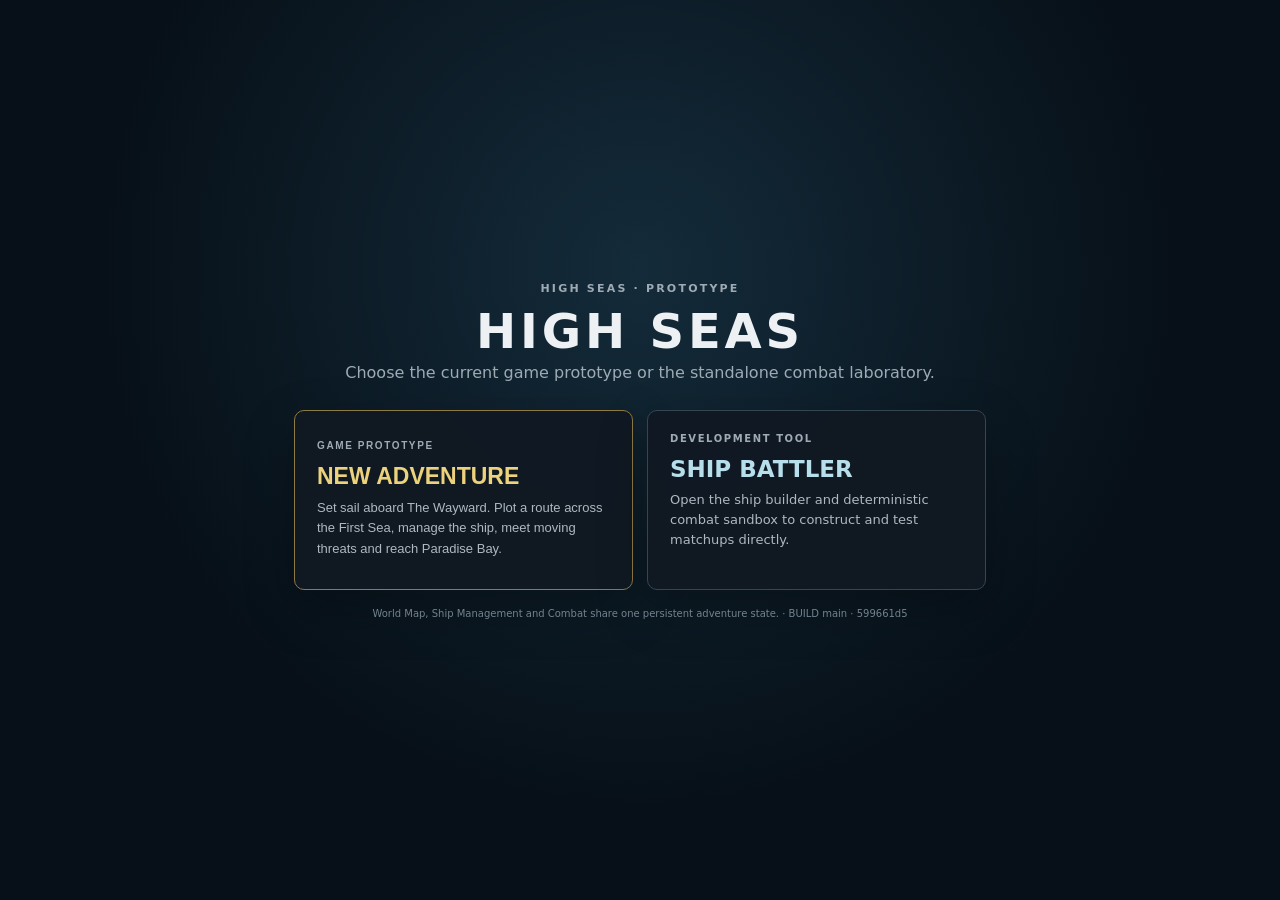
<file: index.html>
<!doctype html>
<html lang="en">
<head>
  <meta charset="utf-8" />
  <meta name="viewport" content="width=device-width, initial-scale=1" />
  <title>High Seas</title>
  <link rel="stylesheet" href="menu.css?v=20260910bb" />
</head>
<body>
  <main class="menu-shell">
    <header class="menu-head"><div class="eyebrow">High Seas · Prototype</div><h1>HIGH SEAS</h1><p>Choose the current game prototype or the standalone combat laboratory.</p></header>
    <section class="menu-grid">
      <button class="menu-card primary" id="newAdventure" type="button"><span class="tag">GAME PROTOTYPE</span><h2>NEW ADVENTURE</h2><p>Set sail aboard The Wayward. Plot a route across the First Sea, manage the ship, meet moving threats and reach Paradise Bay.</p></button>
      <a class="menu-card battler" href="combat/"><span class="tag">DEVELOPMENT TOOL</span><h2>SHIP BATTLER</h2><p>Open the ship builder and deterministic combat sandbox to construct and test matchups directly.</p></a>
    </section>
    <div class="menu-foot">World Map, Ship Management and Combat share one persistent adventure state. · BUILD main · 599661d5</div>
  </main>
  <script src="shared/ship-storage.js?v=20260910g"></script>
  <script src="shared/adventure-state.js?v=20260910c"></script>
  <script>document.getElementById('newAdventure').addEventListener('click',()=>{HighSeasAdventure.newAdventure();window.location.href='world/';});</script>
</body>
</html>
</file>
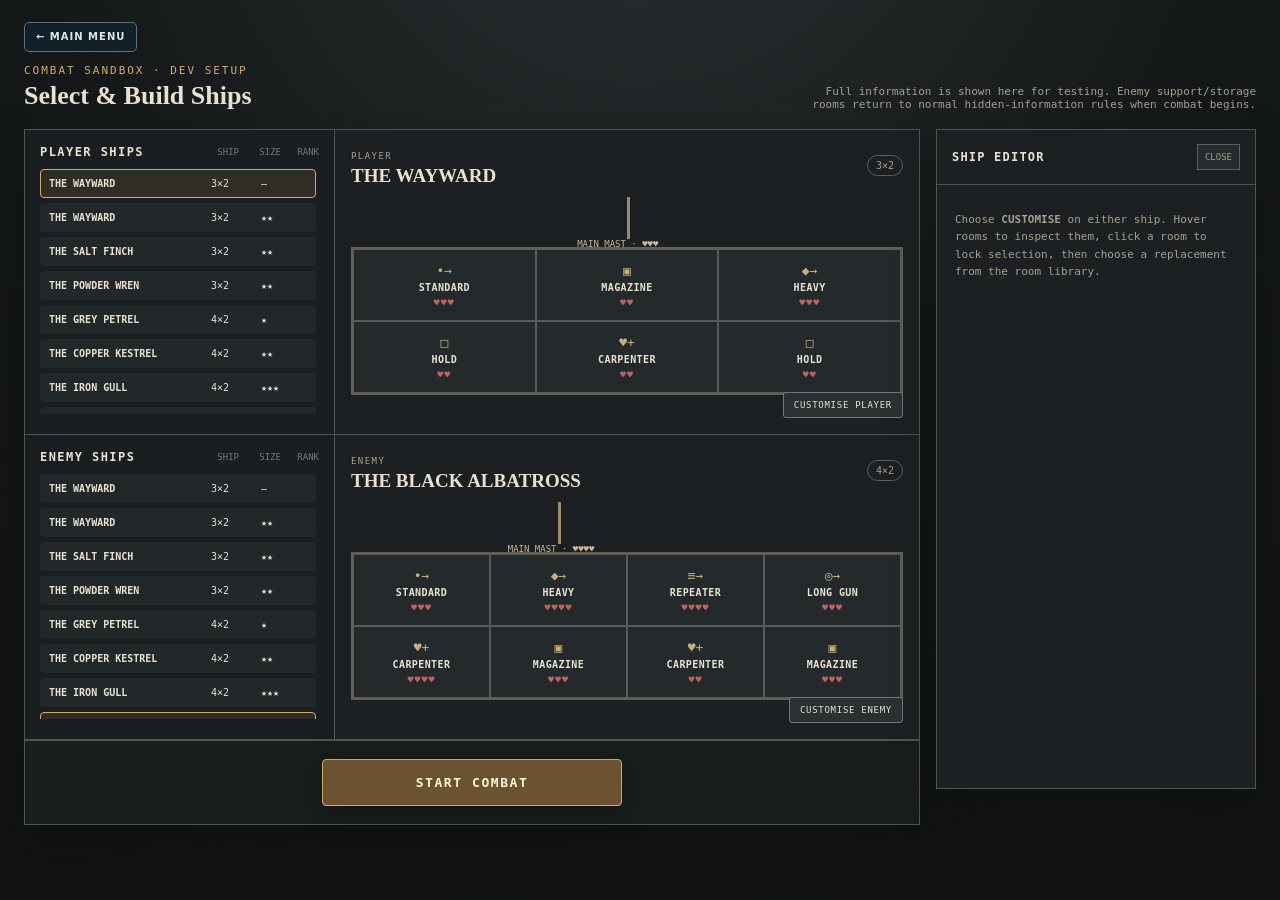
<file: combat/index.html>
<!doctype html>
<html lang="en">
<head>
  <meta charset="utf-8" />
  <meta name="viewport" content="width=device-width, initial-scale=1" />
  <title>High Seas — Ship Battler</title>
  <link rel="stylesheet" href="../ship-select.css?v=20260910bb" />
  <style>.back-menu{display:inline-block;margin-bottom:12px;color:#dce7ed;text-decoration:none;font:900 10px/1 system-ui;letter-spacing:.1em;border:1px solid #5d7380;background:#13202a;padding:9px 11px;border-radius:5px}.back-menu:hover{color:white;border-color:#9eb8c6;background:#1a2a35}</style>
</head>
<body>
  <main class="dev-shell">
    <header class="dev-topbar">
      <div><a class="back-menu" href="../">← MAIN MENU</a><div class="eyebrow">Combat Sandbox · Dev Setup</div><h1>Select & Build Ships</h1></div>
      <div class="dev-note">Full information is shown here for testing. Enemy support/storage rooms return to normal hidden-information rules when combat begins.</div>
    </header>

    <div class="builder-grid">
      <section class="match-panel">
        <div class="match-row">
          <aside class="ship-list-panel">
            <div class="list-title"><strong>PLAYER SHIPS</strong><span class="list-columns"><span>SHIP</span><span>SIZE</span><span>RANK</span></span></div>
            <div class="ship-list" id="playerShipList"></div>
          </aside>
          <div class="preview-panel" id="playerShipPreview"></div>
          <button class="customise" id="playerCustomise" type="button">CUSTOMISE PLAYER</button>
        </div>

        <div class="match-row">
          <aside class="ship-list-panel">
            <div class="list-title"><strong>ENEMY SHIPS</strong><span class="list-columns"><span>SHIP</span><span>SIZE</span><span>RANK</span></span></div>
            <div class="ship-list" id="enemyShipList"></div>
          </aside>
          <div class="preview-panel" id="enemyShipPreview"></div>
          <button class="customise" id="enemyCustomise" type="button">CUSTOMISE ENEMY</button>
        </div>

        <div class="start-wrap"><button class="start-combat" id="startCombat" type="button">START COMBAT</button></div>
      </section>

      <aside class="editor-panel" id="shipEditor">
        <div class="editor-head"><h2>SHIP EDITOR</h2><button class="close-edit" id="stopEditing" type="button">CLOSE</button></div>
        <div class="editor-empty" id="editorEmpty">Choose <b>CUSTOMISE</b> on either ship. Hover rooms to inspect them, click a room to lock selection, then choose a replacement from the room library.</div>
        <div class="editor-body" id="editorBody" hidden>
          <div class="edit-kicker" id="editorSide"></div>
          <div class="field"><label>SHIP NAME</label><input id="shipName" maxlength="32" /></div>
          <div class="field"><label>HULL SIZE</label><div class="size-toggle"><button id="size3" type="button">3×2</button><button id="size4" type="button">4×2</button></div></div>
          <div class="field"><label>MAST HP</label><div class="stepper"><button id="mastHpDown" type="button">−</button><span id="mastHp">3</span><button id="mastHpUp" type="button">+</button></div></div>
          <div class="field"><label>MAST COLUMN</label><select id="mastColumn"></select></div>
          <div class="field"><label>SELECTED ROOM</label><div class="selected-room-label" id="selectedRoomLabel"></div></div>
          <div class="field"><label>ROOM HP</label><div class="stepper"><button id="roomHpDown" type="button">−</button><span id="roomHp">—</span><button id="roomHpUp" type="button">+</button></div></div>
          <div class="library-title">ROOM LIBRARY</div>
          <div class="room-library" id="roomLibrary"></div>
          <div class="editor-actions"><button id="saveShip" type="button">SAVE</button><button id="saveAsShip" type="button">SAVE AS NEW</button><button id="deleteShip" class="wide delete-ship" type="button" hidden>DELETE SAVED SHIP</button></div>
        </div>
      </aside>
    </div>
  </main>
  <script src="../combat-v11-data.js?v=20260910bb"></script>
  <script src="world-ship-presets.js?v=20260910bb"></script>
  <script src="../ship-select.js?v=20260910bb"></script>
</body>
</html>
</file>
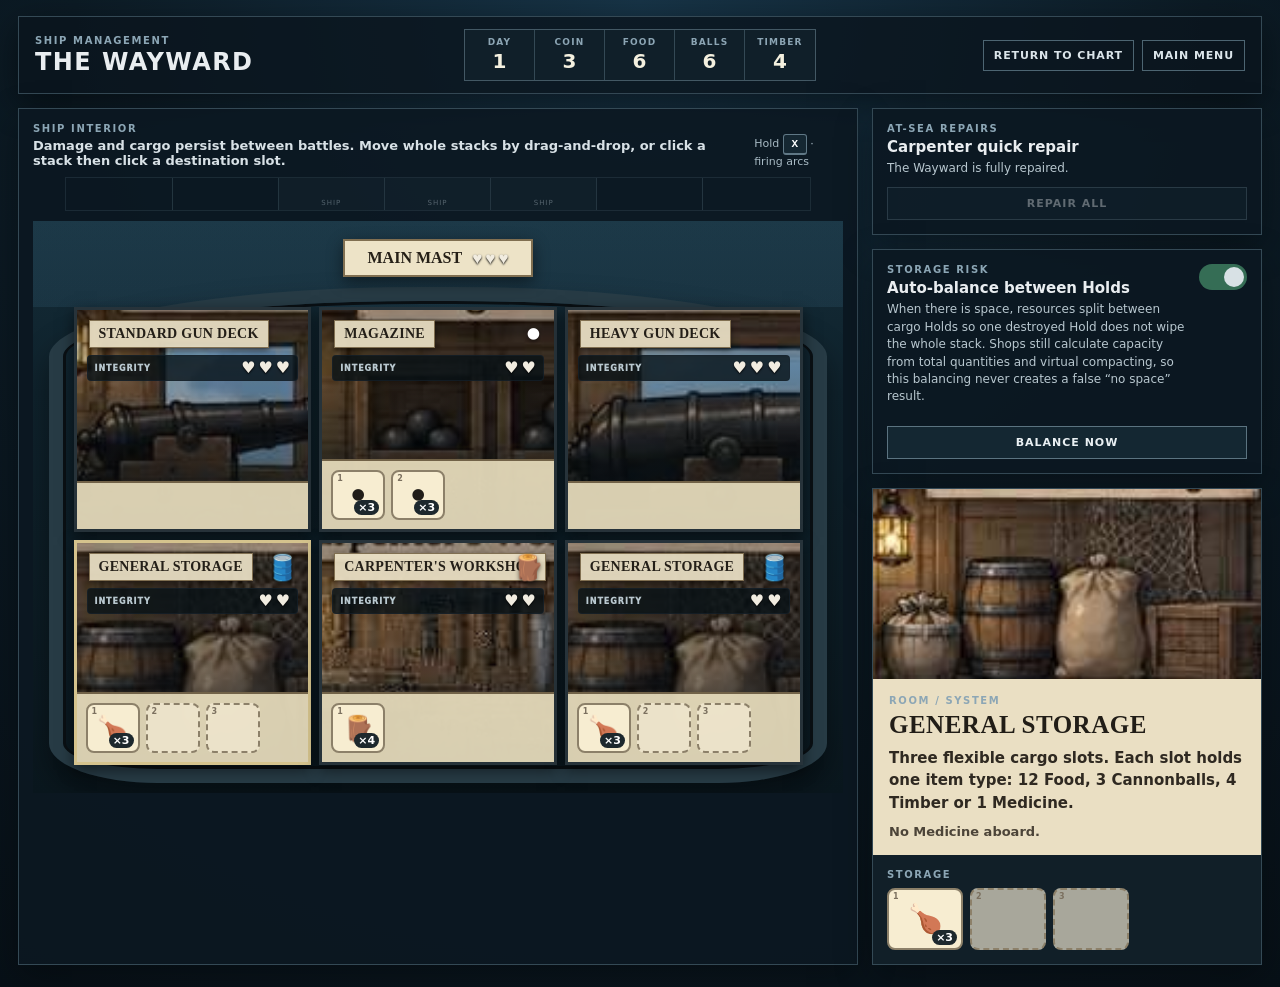
<file: ship/index.html>
<!doctype html>
<html lang="en">
<head>
  <meta charset="utf-8" />
  <meta name="viewport" content="width=device-width, initial-scale=1" />
  <title>High Seas — Ship Management</title>
  <link rel="stylesheet" href="../shared/room-art.css?v=20260910c" />
  <link rel="stylesheet" href="ship.css?v=20260910c" />
  <link rel="stylesheet" href="ship-health.css?v=20260910e" />
  <link rel="stylesheet" href="post-combat.css?v=20260910f" />
</head>
<body>
  <main class="ship-shell">
    <header class="game-hud">
      <div class="hud-title"><span>SHIP MANAGEMENT</span><h1>THE WAYWARD</h1></div>
      <div class="hud-strip" aria-label="Adventure resources">
        <div><span>DAY</span><b id="dayValue">1</b></div>
        <div><span>COIN</span><b id="coinValue">3</b></div>
        <div><span>FOOD</span><b id="foodValue">6</b></div>
        <div><span>BALLS</span><b id="ballValue">6</b></div>
        <div><span>TIMBER</span><b id="timberValue">4</b></div>
      </div>
      <nav><a href="../world/">RETURN TO CHART</a><a href="../">MAIN MENU</a></nav>
    </header>

    <section class="management-layout">
      <div class="ship-board">
        <div class="board-copy"><div><span>SHIP INTERIOR</span><strong>Damage and cargo persist between battles. Move whole stacks by drag-and-drop, or click a stack then click a destination slot.</strong></div><div class="range-hint">Hold <kbd>X</kbd> · firing arcs</div></div>
        <div class="faint-track" id="faintTrack" aria-label="Seven-cell combat alignment reference"></div>
        <div class="ship-canvas" id="shipCanvas">
          <div class="mast-card" id="mastCard"><span>MAIN MAST</span><b>3</b></div>
          <div class="ship-grid" id="shipGrid"></div>
          <svg class="range-overlay" id="rangeOverlay" aria-hidden="true"></svg>
        </div>
        <div class="overflow-strip" id="overflowStrip" hidden></div>
      </div>

      <aside class="management-side">
        <section class="auto-sort-card">
          <div><span class="side-kicker">SPECIALIST STORES</span><strong>Automatic specialist sorting</strong><p>When enabled, combat exit refills Cannonballs into the Magazine and Timber into the Carpenter first. The separate Hold-balancing option controls how general cargo risk is spread.</p></div>
          <label class="toggle" title="Refill specialist rooms automatically after combat. General Hold balancing is controlled separately."><input id="autoSortToggle" type="checkbox" checked><span></span></label>
          <button id="sortNow" type="button">SORT / BALANCE NOW</button>
        </section>

        <section class="room-inspector" id="roomInspector">
          <div class="inspector-art art-hold" id="inspectorArt"></div>
          <div class="inspector-copy">
            <span class="side-kicker">ROOM / SYSTEM</span>
            <h2 id="inspectorTitle">GENERAL STORAGE</h2>
            <p id="inspectorText">Three flexible cargo slots. Food, Cannonballs, Timber and Medicine can be stored here. If the Hold is destroyed in combat, everything inside it is lost.</p>
            <div class="special-cargo" id="specialCargo"></div>
          </div>
          <div class="inspector-slots">
            <span class="side-kicker">STORAGE</span>
            <div id="inspectorSlots" class="slot-row"></div>
          </div>
        </section>
      </aside>
    </section>
  </main>

  <script src="../shared/ship-storage.js?v=20260910g"></script>
  <script src="../shared/adventure-state.js?v=20260910c"></script>
  <script src="../shared/ship-voyage.js?v=20260910c"></script>
  <script src="../world/world-data.js?v=20260910e"></script>
  <script src="ship.js?v=20260910c"></script>
  <script src="ship-health.js?v=20260910e"></script>
  <script src="post-combat.js?v=20260910e"></script>
</body>
</html>
</file>
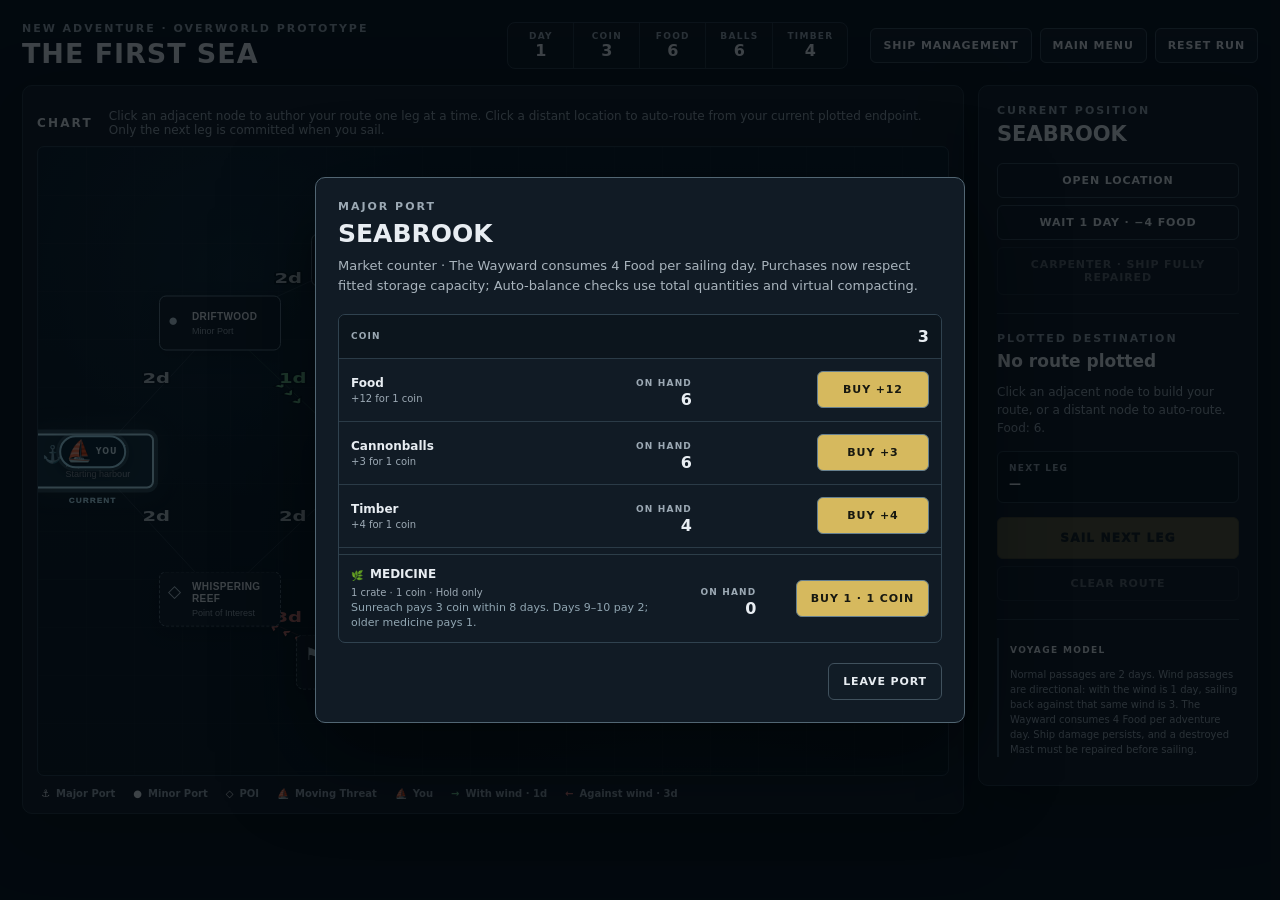
<file: world/index.html>
<!doctype html>
<html lang="en">
<head>
  <meta charset="utf-8" />
  <meta name="viewport" content="width=device-width, initial-scale=1" />
  <title>High Seas — The First Sea</title>
  <link rel="stylesheet" href="world.css?v=20260910bb" />
  <link rel="stylesheet" href="world-trade.css?v=20260910c" />
  <link rel="stylesheet" href="world-v2-voyage.css?v=20260910c" />
  <link rel="stylesheet" href="world-v3-travel.css?v=20260910d" />
</head>
<body>
  <main class="world-shell">
    <header class="world-topbar">
      <div><div class="eyebrow">New Adventure · Overworld Prototype</div><h1 id="seaName">THE FIRST SEA</h1></div>
      <div class="hud-strip" aria-label="Adventure resources">
        <div><span>DAY</span><b id="dayValue">1</b></div>
        <div><span>COIN</span><b id="coinValue">3</b></div>
        <div><span>FOOD</span><b id="foodValue">6</b></div>
        <div><span>BALLS</span><b id="ballValue">6</b></div>
        <div><span>TIMBER</span><b id="timberValue">4</b></div>
      </div>
      <nav class="top-actions"><a href="../ship/">SHIP MANAGEMENT</a><a href="../">MAIN MENU</a><button id="resetAdventure" type="button">RESET RUN</button></nav>
    </header>

    <section class="world-layout">
      <div class="map-panel">
        <div class="map-copy"><span>CHART</span><p>Click an adjacent node to author your route one leg at a time. Click a distant location to auto-route from your current plotted endpoint. Only the next leg is committed when you sail.</p></div>
        <div class="world-map" id="worldMap">
          <svg class="edge-layer" id="edgeLayer" viewBox="0 0 100 100" preserveAspectRatio="none" aria-hidden="true"></svg>
          <div class="node-layer" id="nodeLayer"></div>
          <div class="entity-layer" id="entityLayer"></div>
        </div>
        <div class="legend"><span><i class="lg major">⚓</i> Major Port</span><span><i class="lg minor">●</i> Minor Port</span><span><i class="lg poi">◇</i> POI</span><span><i class="lg ship">⛵</i> Moving Threat</span><span><i class="lg current">⛵</i> You</span><span><i class="lg" style="color:#74c991">→</i> With wind · 1d</span><span><i class="lg" style="color:#de7772">←</i> Against wind · 3d</span></div>
      </div>

      <aside class="route-panel">
        <div class="panel-kicker">CURRENT POSITION</div><h2 id="currentLocation">SEABROOK</h2>
        <button class="small-action" id="openLocation" type="button">OPEN LOCATION</button>
        <div class="rule"></div>
        <div class="panel-kicker">PLOTTED DESTINATION</div><h3 id="routeDestination">No route plotted</h3><p id="routeSummary">Select a location on the chart.</p>
        <div class="next-leg"><span>NEXT LEG</span><strong id="nextLeg">—</strong></div>
        <button class="sail-button" id="sailNext" type="button" disabled>SAIL NEXT LEG</button>
        <button class="small-action" id="clearRoute" type="button" disabled>CLEAR ROUTE</button>
        <div class="rule"></div>
        <div class="future-note"><b>VOYAGE MODEL</b><p>Normal passages are 2 days. Wind passages are directional: with the wind is 1 day, sailing back against that same wind is 3. The Wayward consumes 4 Food per adventure day. Ship damage persists, and a destroyed Mast must be repaired before sailing.</p></div>
      </aside>
    </section>
  </main>

  <div class="modal-layer" id="modalLayer" hidden><section class="modal-card" id="modalCard" role="dialog" aria-modal="true"></section></div>

  <script src="../shared/ship-storage.js?v=20260910g"></script>
  <script src="../shared/adventure-state.js?v=20260910c"></script>
  <script src="../shared/ship-voyage.js?v=20260910c"></script>
  <script src="world-v4-state-sync.js?v=20260910g"></script>
  <script src="world-data.js?v=20260910e"></script>
  <script src="world.js?v=20260910d"></script>
  <script src="world-trade.js?v=20260910g"></script>
  <script src="world-v2-voyage.js?v=20260910e"></script>
  <script src="world-v4-wait.js?v=20260910g"></script>
</body>
</html>
</file>
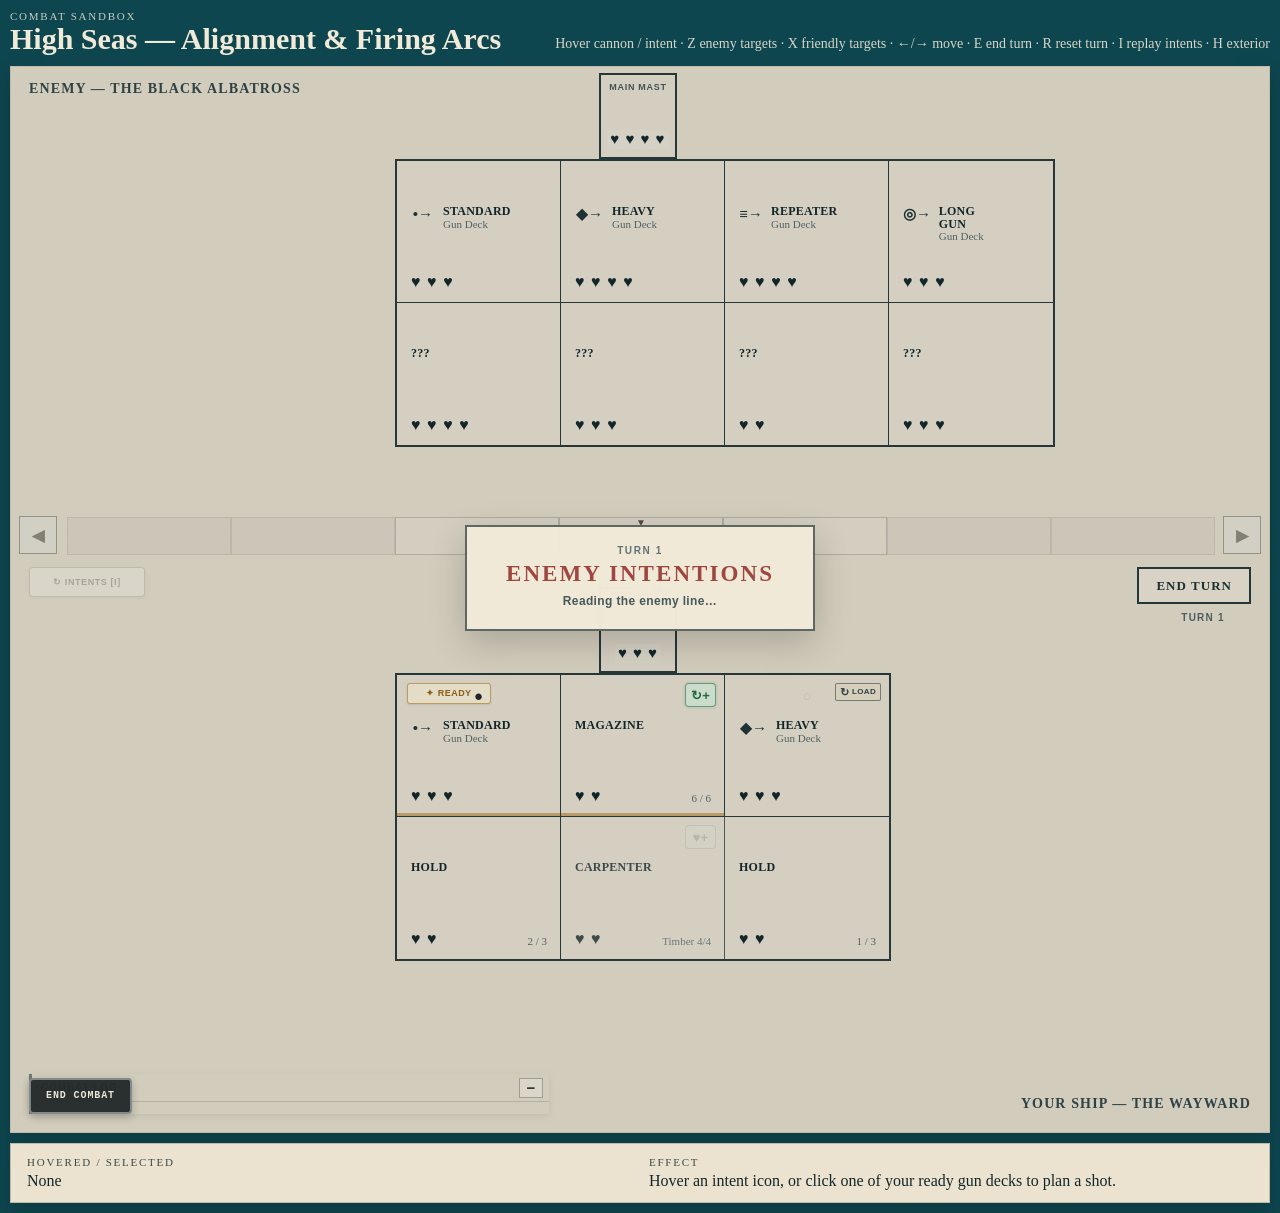
<file: combat.html>
<!doctype html>
<html lang="en">
<head>
  <meta charset="utf-8" />
  <meta name="viewport" content="width=device-width, initial-scale=1" />
  <title>High Seas Combat Prototype</title>
  <link rel="stylesheet" href="styles.css?v=20260910az" />
  <link rel="stylesheet" href="combat-v3-overrides.css?v=20260910az" />
  <link rel="stylesheet" href="combat-v3-hotfix.css?v=20260910az" />
  <link rel="stylesheet" href="combat-v5-actions.css?v=20260910az" />
  <link rel="stylesheet" href="combat-v6-effects.css?v=20260910az" />
  <link rel="stylesheet" href="combat-v7-targeting.css?v=20260910az" />
  <link rel="stylesheet" href="combat-v8-scale.css?v=20260910az" />
  <link rel="stylesheet" href="combat-v9-polish.css?v=20260910az" />
  <link rel="stylesheet" href="combat-v11.css?v=20260910az" />
  <link rel="stylesheet" href="combat-v12-polish.css?v=20260910az" />
  <link rel="stylesheet" href="combat-v13-polish.css?v=20260910az" />
  <link rel="stylesheet" href="combat-v14-polish.css?v=20260910az" />
  <link rel="stylesheet" href="combat-v15-polish.css?v=20260910az" />
  <link rel="stylesheet" href="combat-v17-manoeuvre.css?v=20260910az" />
  <link rel="stylesheet" href="combat-v18-state-fixes.css?v=20260910az" />
  <link rel="stylesheet" href="combat-v19-small-fixes.css?v=20260910az" />
  <link rel="stylesheet" href="combat-v20-damage-feedback.css?v=20260910az" />
  <link rel="stylesheet" href="combat-v21-hover-target.css?v=20260910az" />
  <link rel="stylesheet" href="combat-v22-utility-stats.css?v=20260910az" />
  <link rel="stylesheet" href="combat-v24-cadence-readability.css?v=20260910az" />
  <link rel="stylesheet" href="combat-v27-planning-runtime.css?v=20260910az" />
  <link rel="stylesheet" href="combat-v28-navigation.css?v=20260910az" />
</head>
<body>
  <main class="app">
    <header class="topbar">
      <div><div class="eyebrow">Combat Sandbox</div><h1>High Seas — Alignment & Firing Arcs</h1></div>
      <div class="help">Hover cannon / intent · Z enemy targets · X friendly targets · ←/→ move · E end turn · R reset turn · I replay intents · H exterior</div>
    </header>
    <section class="panel combat-panel">
      <div class="combat-stage" id="combatStage">
        <div class="corner-name enemy-corner">ENEMY</div>
        <div class="corner-name player-corner">YOUR SHIP</div>
        <div class="track-row" id="trackRow"></div>
        <div class="track-chevrons"><button id="moveAft" class="move-btn">◀</button><button id="moveFore" class="move-btn">▶</button></div>
        <div class="ship-block enemy-block" id="enemyBlock">
          <div class="mast-box enemy-mast" id="enemyMastBox"><div class="mast-title">MAIN MAST</div><div class="pips" id="enemyMastPips"></div></div>
          <div class="ship-grid enemy-grid" id="enemyGrid"></div>
        </div>
        <div class="ship-block player-block" id="playerBlock">
          <div class="mast-box player-mast" id="playerMastBox"><div class="mast-title">MAIN MAST</div><div class="pips" id="playerMastPips"></div></div>
          <div class="ship-grid player-grid" id="playerGrid"></div>
        </div>
        <svg class="arc-overlay" id="arcOverlay" aria-hidden="true"></svg>
      </div>
    </section>
    <section class="panel status-panel"><div><div class="eyebrow">Hovered / Selected</div><div id="weaponInfo" class="status-text">None</div></div><div><div class="eyebrow">Effect</div><div id="targetInfo" class="status-text">Hover an intent icon, or click a ready gun deck to plan a shot.</div></div></section>
  </main>
  <script src="combat-v11-data.js?v=20260910az"></script>
  <script src="combat-v2-core.js?v=20260910az"></script>
  <script src="combat-v2-ui.js?v=20260910az"></script>
  <script src="combat-v2-controls.js?v=20260910az"></script>
  <script>
    var enemyMastEl = enemyMastBox;
    function roomWidth(){ const el=enemyGrid.querySelector('.room'); return el ? el.getBoundingClientRect().width : ROOM_W(); }
  </script>
  <script src="combat-v11-turn.js?v=20260910az"></script>
  <script src="combat-v3-layout-fix.js?v=20260910az"></script>
  <script src="combat-v4-hotfix.js?v=20260910az"></script>
  <script src="combat-v5-actions.js?v=20260910az"></script>
  <script src="combat-v6-effects.js?v=20260910az"></script>
  <script src="combat-v7-targeting.js?v=20260910az"></script>
  <script src="combat-v8-scale.js?v=20260910az"></script>
  <script src="combat-v9-polish.js?v=20260910az"></script>
  <script src="combat-v11-intentions.js?v=20260910az"></script>
  <script src="combat-v11-outcomes.js?v=20260910az"></script>
  <script src="combat-v12-polish.js?v=20260910az"></script>
  <script src="combat-v19-small-fixes.js?v=20260910az"></script>
  <script src="combat-v20-damage-feedback.js?v=20260910az"></script>
  <script src="combat-v21-hover-target.js?v=20260910az"></script>
  <script src="combat-v27-planning-runtime.js?v=20260910az"></script>
  <script src="combat-v30-movement-state.js?v=20260910az"></script>
  <script src="combat-v29-no-target-feedback.js?v=20260910az"></script>
  <script src="combat-v28-navigation.js?v=20260910az"></script>
</body>
</html>
</file>
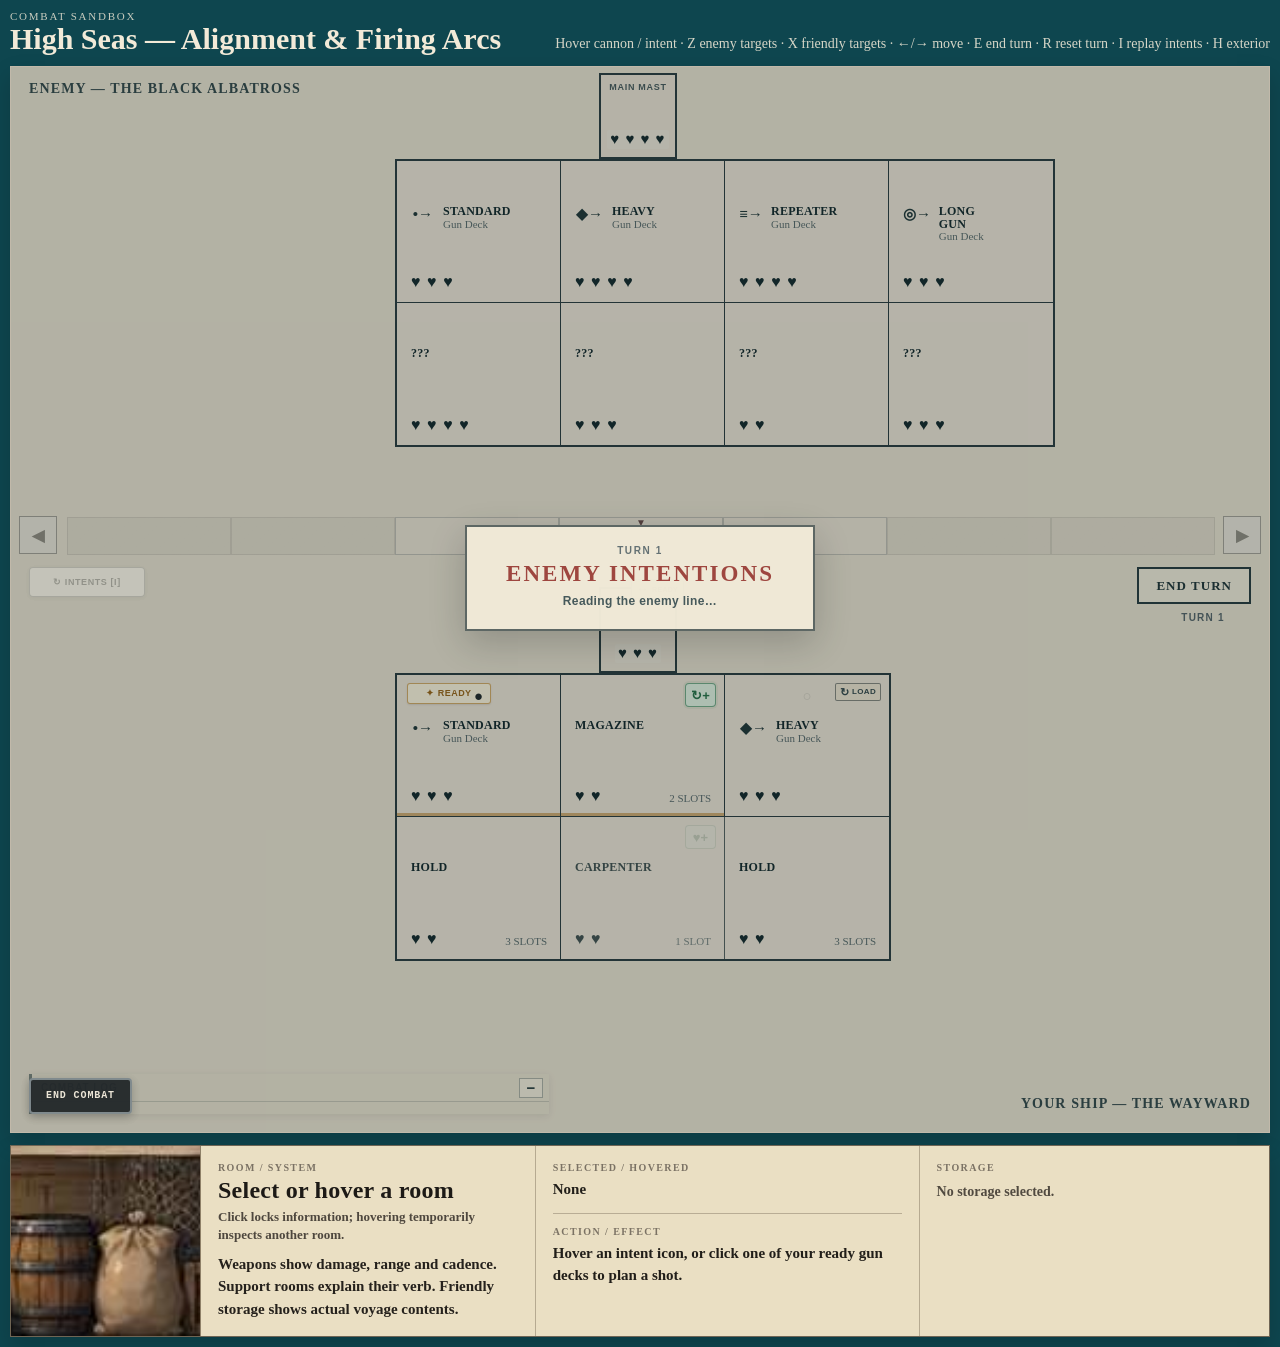
<file: combat/combat.html>
<!doctype html>
<html lang="en">
<head>
  <meta charset="utf-8" />
  <meta name="viewport" content="width=device-width, initial-scale=1" />
  <title>High Seas Combat Prototype</title>
  <link rel="stylesheet" href="../styles.css?v=20260910bb" />
  <link rel="stylesheet" href="../combat-v3-overrides.css?v=20260910bb" />
  <link rel="stylesheet" href="../combat-v3-hotfix.css?v=20260910bb" />
  <link rel="stylesheet" href="../combat-v5-actions.css?v=20260910bb" />
  <link rel="stylesheet" href="../combat-v6-effects.css?v=20260910bb" />
  <link rel="stylesheet" href="../combat-v7-targeting.css?v=20260910bb" />
  <link rel="stylesheet" href="../combat-v8-scale.css?v=20260910bb" />
  <link rel="stylesheet" href="../combat-v9-polish.css?v=20260910bb" />
  <link rel="stylesheet" href="../combat-v11.css?v=20260910bb" />
  <link rel="stylesheet" href="../combat-v12-polish.css?v=20260910bb" />
  <link rel="stylesheet" href="../combat-v13-polish.css?v=20260910bb" />
  <link rel="stylesheet" href="../combat-v14-polish.css?v=20260910bb" />
  <link rel="stylesheet" href="../combat-v15-polish.css?v=20260910bb" />
  <link rel="stylesheet" href="../combat-v17-manoeuvre.css?v=20260910bb" />
  <link rel="stylesheet" href="../combat-v18-state-fixes.css?v=20260910bb" />
  <link rel="stylesheet" href="../combat-v19-small-fixes.css?v=20260910bb" />
  <link rel="stylesheet" href="../combat-v20-damage-feedback.css?v=20260910bb" />
  <link rel="stylesheet" href="../combat-v21-hover-target.css?v=20260910bb" />
  <link rel="stylesheet" href="../combat-v22-utility-stats.css?v=20260910bb" />
  <link rel="stylesheet" href="../combat-v24-cadence-readability.css?v=20260910bb" />
  <link rel="stylesheet" href="../combat-v27-planning-runtime.css?v=20260910bb" />
  <link rel="stylesheet" href="../combat-v28-navigation.css?v=20260910bb" />
  <link rel="stylesheet" href="../shared/room-art.css?v=20260910c" />
  <link rel="stylesheet" href="../combat-v31-room-inspector.css?v=20260910c" />
  <link rel="stylesheet" href="../combat-v32-adventure.css?v=20260910e" />
</head>
<body>
  <main class="app">
    <header class="topbar">
      <div><div class="eyebrow">Combat Sandbox</div><h1>High Seas — Alignment & Firing Arcs</h1></div>
      <div class="help">Hover cannon / intent · Z enemy targets · X friendly targets · ←/→ move · E end turn · R reset turn · I replay intents · H exterior</div>
    </header>
    <section class="panel combat-panel">
      <div class="combat-stage" id="combatStage">
        <div class="corner-name enemy-corner">ENEMY</div>
        <div class="corner-name player-corner">YOUR SHIP</div>
        <div class="track-row" id="trackRow"></div>
        <div class="track-chevrons"><button id="moveAft" class="move-btn">◀</button><button id="moveFore" class="move-btn">▶</button></div>
        <div class="ship-block enemy-block" id="enemyBlock">
          <div class="mast-box enemy-mast" id="enemyMastBox"><div class="mast-title">MAIN MAST</div><div class="pips" id="enemyMastPips"></div></div>
          <div class="ship-grid enemy-grid" id="enemyGrid"></div>
        </div>
        <div class="ship-block player-block" id="playerBlock">
          <div class="mast-box player-mast" id="playerMastBox"><div class="mast-title">MAIN MAST</div><div class="pips" id="playerMastPips"></div></div>
          <div class="ship-grid player-grid" id="playerGrid"></div>
        </div>
        <svg class="arc-overlay" id="arcOverlay" aria-hidden="true"></svg>
      </div>
    </section>
    <section class="panel status-panel"><div><div class="eyebrow">Selected / Hovered</div><div id="weaponInfo" class="status-text">None</div></div><div><div class="eyebrow">Action / Effect</div><div id="targetInfo" class="status-text">Hover an intent icon, or click a ready gun deck to plan a shot.</div></div></section>
  </main>
  <script src="../shared/ship-storage.js?v=20260910g"></script>
  <script src="../shared/adventure-state.js?v=20260910c"></script>
  <script src="../shared/ship-voyage.js?v=20260910c"></script>
  <script src="../combat-v11-data.js?v=20260910bb"></script>
  <script>
    if(new URLSearchParams(window.location.search).get('mode')==='adventure'){
      const pending=window.HighSeasAdventure?.load?.().pendingCombat;
      if(pending?.name)ENEMY_SHIP_SETUP.name=pending.name;
      window.HighSeasShipVoyage?.applyToCombat?.(playerRooms,playerMast);
    }
  </script>
  <script src="../combat-v2-core.js?v=20260910bb"></script>
  <script src="../combat-v2-ui.js?v=20260910bb"></script>
  <script src="../combat-v2-controls.js?v=20260910bb"></script>
  <script>var enemyMastEl = enemyMastBox; function roomWidth(){ const el=enemyGrid.querySelector('.room'); return el ? el.getBoundingClientRect().width : ROOM_W(); }</script>
  <script src="../combat-v11-turn.js?v=20260910bb"></script>
  <script src="../combat-v3-layout-fix.js?v=20260910bb"></script>
  <script src="../combat-v4-hotfix.js?v=20260910bb"></script>
  <script src="../combat-v5-actions.js?v=20260910bb"></script>
  <script src="../combat-v6-effects.js?v=20260910bb"></script>
  <script src="../combat-v7-targeting.js?v=20260910bb"></script>
  <script src="../combat-v8-scale.js?v=20260910bb"></script>
  <script src="../combat-v9-polish.js?v=20260910bb"></script>
  <script src="../combat-v11-intentions.js?v=20260910bb"></script>
  <script src="../combat-v11-outcomes.js?v=20260910bb"></script>
  <script src="../combat-v12-polish.js?v=20260910bb"></script>
  <script src="../combat-v19-small-fixes.js?v=20260910bb"></script>
  <script src="../combat-v20-damage-feedback.js?v=20260910bb"></script>
  <script src="../combat-v21-hover-target.js?v=20260910bb"></script>
  <script src="../combat-v27-planning-runtime.js?v=20260910bb"></script>
  <script src="../combat-v30-movement-state.js?v=20260910bb"></script>
  <script src="../combat-v29-no-target-feedback.js?v=20260910bb"></script>
  <script src="../combat-v28-navigation.js?v=20260910bb"></script>
  <script src="../combat-v31-room-inspector.js?v=20260910g"></script>
  <script src="../combat-v33-rule-fixes.js?v=20260910g"></script>
  <script src="../shared/adventure-combat-bridge.js?v=20260910g"></script>
</body>
</html>
</file>
<file: menu.css>
:root{--ink:#edf1f4;--muted:#9eabb5;--panel:#101922;--line:#344652;--gold:#d5b85c;--blue:#8fc9dc}*{box-sizing:border-box}body{margin:0;min-height:100vh;display:grid;place-items:center;background:radial-gradient(circle at 50% 30%,#142b3a,#071018 60%);color:var(--ink);font-family:Inter,ui-sans-serif,system-ui,-apple-system,BlinkMacSystemFont,"Segoe UI",sans-serif}.menu-shell{width:min(760px,92vw);padding:34px}.menu-head{text-align:center;margin-bottom:28px}.eyebrow{font-size:11px;font-weight:900;letter-spacing:.2em;color:var(--muted);text-transform:uppercase}.menu-head h1{font-size:48px;letter-spacing:.08em;margin:8px 0 4px}.menu-head p{color:var(--muted);margin:0}.menu-grid{display:grid;grid-template-columns:1fr 1fr;gap:14px}.menu-card{appearance:none;text-decoration:none;color:var(--ink);text-align:left;border:1px solid var(--line);background:rgba(16,25,34,.94);border-radius:10px;padding:22px;cursor:pointer;min-height:180px;transition:.14s ease;box-shadow:0 18px 50px rgba(0,0,0,.28)}.menu-card:hover{transform:translateY(-2px);border-color:#728694;background:#14212c}.menu-card.primary{border-color:#8e7a43}.menu-card .tag{display:block;font-size:10px;font-weight:900;letter-spacing:.16em;color:var(--muted);margin-bottom:12px}.menu-card h2{font-size:23px;margin:0 0 8px}.menu-card p{font-size:13px;color:#aeb8c0;line-height:1.55;margin:0}.menu-card.primary h2{color:#ecd27d}.menu-card.battler h2{color:#b6deeb}.menu-foot{text-align:center;color:#73838e;font-size:10px;margin-top:18px}@media(max-width:650px){.menu-grid{grid-template-columns:1fr}.menu-head h1{font-size:36px}.menu-shell{padding:18px}}
</file>
<file: ship-select.css>
:root{
  --ink:#e9e2d3;--muted:#a89f90;--paper:#17191a;--panel:#202426;--panel2:#282d2f;--line:#4d5555;
  --gold:#d1ad63;--blue:#77a8bd;--red:#b76b62;--green:#78a47f;--roomW:126px;--roomH:74px;
}
*{box-sizing:border-box}
body{margin:0;background:#111314;color:var(--ink);font-family:ui-monospace,SFMono-Regular,Menlo,Consolas,monospace;min-height:100vh}
button,input,select{font:inherit}
button{color:inherit}
.dev-shell{min-height:100vh;padding:22px 24px 28px;background:radial-gradient(circle at 50% -20%,#2a3032 0,#151819 48%,#101213 100%)}
.dev-topbar{display:flex;justify-content:space-between;align-items:flex-end;gap:20px;margin:0 auto 18px;max-width:1500px}
.eyebrow{font-size:11px;letter-spacing:.18em;color:var(--gold);text-transform:uppercase}.dev-topbar h1{font:700 26px/1.1 Georgia,serif;margin:5px 0 0}.dev-note{font-size:11px;color:var(--muted);max-width:470px;text-align:right}
.builder-grid{max-width:1500px;margin:auto;display:grid;grid-template-columns:minmax(760px,1fr) 320px;gap:16px;align-items:start}
.match-panel,.editor-panel{border:1px solid var(--line);background:rgba(29,33,35,.96);box-shadow:0 18px 44px rgba(0,0,0,.25)}
.match-row{position:relative;display:grid;grid-template-columns:310px minmax(430px,1fr);min-height:305px;border-bottom:1px solid var(--line)}.match-row:last-of-type{border-bottom:0}
.ship-list-panel{padding:15px;border-right:1px solid var(--line);background:#1a1e20}.list-title{display:flex;align-items:center;justify-content:space-between;margin-bottom:10px}.list-title strong{font-size:12px;letter-spacing:.12em}.list-columns{font-size:9px;color:#777;display:grid;grid-template-columns:1fr 42px 38px;width:150px;text-align:right}
.ship-list{display:flex;flex-direction:column;gap:5px;max-height:245px;overflow:auto;padding-right:3px}.ship-row{width:100%;display:grid;grid-template-columns:minmax(0,1fr) 42px 38px auto;gap:8px;align-items:center;background:#222729;border:1px solid transparent;border-radius:4px;padding:8px 8px;cursor:pointer;text-align:left;font-size:10px}.ship-row:hover{border-color:#657072;background:#292f31}.ship-row.selected{border-color:var(--gold);background:#302d26}.ship-row-name{white-space:nowrap;overflow:hidden;text-overflow:ellipsis;font-weight:700}.custom-tag{font-size:8px;color:var(--green);border:1px solid currentColor;padding:2px 4px;border-radius:8px}
.preview-panel{padding:14px 16px 16px;position:relative}.preview-heading{display:flex;align-items:center;justify-content:space-between;margin-bottom:11px}.preview-heading h2{margin:3px 0 0;font:700 19px/1.1 Georgia,serif}.side-kicker{font-size:9px;color:var(--muted);letter-spacing:.16em}.size-chip{border:1px solid #596164;border-radius:12px;padding:4px 8px;font-size:10px;color:var(--muted)}
.ship-cutaway{position:relative;padding-top:50px}.preview-mast{position:absolute;left:calc((100% / var(--cols)) * var(--mast-col));top:0;width:calc(100% / var(--cols));height:58px;pointer-events:none}.mast-stick{height:42px;border-left:3px solid #9d8a66;margin-left:50%}.mast-label{font-size:9px;text-align:center;color:#c9b794;white-space:nowrap;transform:translateX(-5%)}
.preview-grid{display:grid;border:2px solid #665f54;background:#151718;box-shadow:inset 0 0 0 1px #25282a}.preview-room{min-height:72px;background:#24292b;border:1px solid #555c5c;padding:8px 7px;display:flex;flex-direction:column;align-items:center;justify-content:center;gap:4px;cursor:default}.preview-room:not(:disabled){cursor:pointer}.preview-room:not(:disabled):hover{outline:2px solid var(--blue);outline-offset:-3px;background:#2a3438}.preview-room.selected{outline:3px solid var(--gold);outline-offset:-4px;background:#343126}.room-icon{font-size:13px;color:#c7b17b}.preview-room strong{font-size:10px;letter-spacing:.04em}.room-hp{font-size:10px;color:#bd655e;letter-spacing:1px}
.customise{position:absolute;right:16px;bottom:16px;border:1px solid #777;background:#2b3032;padding:7px 10px;border-radius:3px;font-size:9px;letter-spacing:.08em;cursor:pointer}.customise:hover,.customise.active{border-color:var(--gold);color:#f0d99f}.start-wrap{display:flex;justify-content:center;padding:18px;border-top:1px solid var(--line);background:#191d1e}.start-combat{min-width:300px;padding:15px 34px;background:#6b5331;color:#fff5df;border:1px solid #d0a75c;border-radius:4px;font-weight:800;letter-spacing:.12em;font-size:13px;cursor:pointer;box-shadow:0 8px 28px rgba(0,0,0,.3)}.start-combat:hover{background:#80633a}
.editor-panel{position:sticky;top:16px;min-height:660px}.editor-head{padding:14px 15px;border-bottom:1px solid var(--line);display:flex;justify-content:space-between;align-items:center}.editor-head h2{font-size:12px;margin:0;letter-spacing:.1em}.editor-empty{padding:26px 18px;color:var(--muted);font-size:11px;line-height:1.6}.editor-body{padding:14px}.edit-kicker{color:var(--gold);font-size:9px;letter-spacing:.13em;margin-bottom:10px}.field{margin-bottom:13px}.field label{display:block;color:var(--muted);font-size:9px;letter-spacing:.1em;margin-bottom:5px}.field input,.field select{width:100%;background:#151819;border:1px solid #555d5f;color:var(--ink);padding:8px;border-radius:3px}.size-toggle{display:grid;grid-template-columns:1fr 1fr;gap:6px}.size-toggle button,.stepper button,.editor-actions button,.close-edit{background:#262b2d;border:1px solid #596164;padding:7px;cursor:pointer}.size-toggle button.active{border-color:var(--gold);color:#f1d69d}.stepper{display:grid;grid-template-columns:34px 1fr 34px;gap:5px;align-items:center}.stepper span{text-align:center;background:#151819;border:1px solid #4d5555;padding:7px}.selected-room-label{min-height:34px;color:#ddd;font-size:10px;background:#191c1e;border:1px solid #454c4e;padding:8px;line-height:1.5}.library-title{font-size:9px;color:var(--muted);letter-spacing:.11em;margin:13px 0 7px}.room-library details{border-top:1px solid #404749}.room-library summary{padding:9px 2px;cursor:pointer;font-size:10px;font-weight:700;color:#d7c9ab}.library-items{display:flex;flex-direction:column;gap:5px;padding:0 0 8px}.library-items button{display:flex;justify-content:space-between;align-items:center;background:#222729;border:1px solid #4c5557;padding:7px 8px;text-align:left;cursor:pointer}.library-items button:hover:not(:disabled){border-color:var(--green);background:#26302a}.library-items button:disabled{opacity:.38;cursor:not-allowed}.library-items strong{font-size:10px}.library-items span{font-size:9px;color:var(--muted)}.editor-actions{display:grid;grid-template-columns:1fr 1fr;gap:6px;margin-top:12px}.editor-actions .wide{grid-column:1/-1}.editor-actions button:hover,.close-edit:hover{border-color:var(--gold)}.editor-actions .delete-ship{border-color:#7d4742;color:#d9867d;background:#2a2020}.editor-actions .delete-ship:hover{border-color:#d9867d;color:#ffd6d0;background:#352323}.close-edit{font-size:9px;color:var(--muted)}
@media(max-width:1120px){.builder-grid{grid-template-columns:1fr}.editor-panel{position:static;min-height:0}.match-row{grid-template-columns:270px 1fr}}@media(max-width:760px){.dev-shell{padding:12px}.match-row{grid-template-columns:1fr}.ship-list-panel{border-right:0;border-bottom:1px solid var(--line)}.preview-grid{grid-template-columns:repeat(2,1fr)!important}.builder-grid{display:block}.editor-panel{margin-top:12px}}
</file>
<file: shared/room-art.css>
:root{
  --room-art-standard:url('../assets/rooms/standard.svg');
  --room-art-magazine:url('../assets/rooms/magazine.svg');
  --room-art-heavy:url('../assets/rooms/heavy.svg');
  --room-art-hold:url('../assets/rooms/hold.svg');
  --room-art-carpenter:url('../assets/rooms/carpenter.svg');
}
</file>
<file: ship/ship.css>
*{box-sizing:border-box}html,body{margin:0;min-height:100%;background:#0b1720;color:#e9edf0;font-family:Inter,ui-sans-serif,system-ui,-apple-system,BlinkMacSystemFont,"Segoe UI",sans-serif}body{min-height:100vh;background:radial-gradient(circle at 50% 0,#173447 0,#0c1b25 48%,#071017 100%)}button,a{font:inherit}.ship-shell{min-height:100vh;padding:16px 18px 22px}.game-hud{display:grid;grid-template-columns:minmax(220px,1fr) auto minmax(220px,1fr);align-items:center;gap:18px;max-width:1440px;margin:0 auto 14px;padding:12px 16px;border:1px solid #344955;background:#0a151dcc;box-shadow:0 10px 34px #0007}.hud-title span,.side-kicker,.board-copy span{display:block;font-size:10px;font-weight:900;letter-spacing:.16em;color:#8ca6b5}.hud-title h1{margin:2px 0 0;font-size:24px;letter-spacing:.06em}.hud-strip{display:flex;border:1px solid #435864;background:#101f29}.hud-strip>div{min-width:70px;padding:7px 12px;text-align:center;border-right:1px solid #344955}.hud-strip>div:last-child{border-right:0}.hud-strip span{display:block;font-size:9px;font-weight:900;letter-spacing:.13em;color:#8ca5b4}.hud-strip b{display:block;margin-top:2px;font-size:20px;color:#f4f0df}.game-hud nav{display:flex;justify-content:flex-end;gap:8px;flex-wrap:wrap}.game-hud a{padding:8px 10px;border:1px solid #4d6572;color:#dbe5ea;text-decoration:none;font-size:11px;font-weight:900;letter-spacing:.08em}.game-hud a:hover{background:#152934}
.management-layout{display:grid;grid-template-columns:minmax(650px,1fr) 390px;gap:14px;max-width:1440px;margin:auto}.ship-board,.management-side>section{border:1px solid #344955;background:#0b1821e8;box-shadow:0 12px 35px #0005}.ship-board{padding:14px;min-height:680px}.board-copy{display:flex;justify-content:space-between;gap:20px;align-items:flex-end;margin-bottom:9px}.board-copy strong{display:block;margin-top:4px;font-size:13px;color:#d8e1e6}.range-hint{font-size:11px;color:#a8bac4}.range-hint kbd{display:inline-grid;place-items:center;min-width:24px;padding:3px 6px;border:1px solid #607886;border-bottom-width:2px;border-radius:3px;background:#152732;color:white;font-weight:900}
.faint-track{display:grid;grid-template-columns:repeat(7,1fr);height:34px;margin:0 4% 10px;border:1px solid #324651;opacity:.42}.faint-track span{position:relative;border-right:1px solid #465d68}.faint-track span:last-child{border-right:0}.faint-track span.ship-footprint{background:#46657633}.faint-track span.ship-footprint:after{content:'SHIP';position:absolute;inset:auto 0 3px;text-align:center;font-size:7px;letter-spacing:.14em;color:#b5c7d0}
.ship-canvas{position:relative;min-height:570px;padding:86px 5% 28px;background:linear-gradient(#64a9d21a 0 15%,transparent 15%),linear-gradient(180deg,#142c38 0,#0f222c 30%,#0a171e 100%);overflow:hidden}.ship-canvas:before{content:'';position:absolute;left:2%;right:2%;top:66px;bottom:10px;border:14px solid #273b45;border-radius:48% 48% 14% 14%/14% 14% 8% 8%;box-shadow:inset 0 0 0 3px #0a1014,0 16px 30px #0006;pointer-events:none}.ship-grid{position:relative;z-index:2;display:grid;grid-template-columns:repeat(3,minmax(0,1fr));grid-template-rows:repeat(2,225px);gap:8px;max-width:1080px;margin:auto}.room-card{position:relative;display:flex;flex-direction:column;justify-content:flex-end;overflow:hidden;border:3px solid #27333a;background:#16252d;color:#fff;box-shadow:inset 0 0 0 1px #70818a55,0 5px 14px #0008;cursor:pointer}.room-card:before{content:'';position:absolute;inset:0;background-image:var(--room-art);background-size:cover;background-position:center;filter:saturate(.82) brightness(.75);transform:scale(1.015)}.room-card:after{content:'';position:absolute;inset:0;background:linear-gradient(180deg,transparent 25%,#08111633 58%,#071015ee 100%)}.room-card:hover,.room-card.inspected{outline:3px solid #d5c38d;outline-offset:-3px}.room-title{position:absolute;z-index:3;left:12px;top:10px;padding:5px 9px;border:1px solid #806f51;background:#eee4c9e8;color:#241f18;font:900 14px Georgia,serif;letter-spacing:.02em;box-shadow:0 2px 6px #0007}.room-flavour{position:absolute;z-index:3;right:10px;top:10px;font-size:25px;filter:drop-shadow(0 2px 2px #0008)}.room-slots{position:relative;z-index:4;display:flex;gap:6px;align-items:stretch;padding:9px;background:#e8ddbded;border-top:2px solid #716248;color:#2a251c;min-height:70px}.room-card.gun .room-slots{min-height:48px}.room-card.gun .room-slots:after{content:attr(data-gun-note);font-size:12px;font-weight:800;align-self:center;color:#332b20}.slot{position:relative;display:grid;place-items:center;min-width:54px;min-height:50px;padding:5px;border:2px dashed #8c8069;border-radius:8px;background:#f5ecd5aa;color:#211d18;user-select:none}.slot.filled{border-style:solid;background:#f7edd1;cursor:grab}.slot.selected{outline:3px solid #3d718d}.slot.valid{box-shadow:inset 0 0 0 3px #4b936a}.slot.invalid{opacity:.48}.slot .item-icon{font-size:25px;line-height:1}.slot .item-count{position:absolute;right:4px;bottom:3px;padding:1px 4px;border-radius:9px;background:#1d282d;color:#fff;font-size:11px;font-weight:900}.slot .slot-num{position:absolute;left:4px;top:2px;font-size:8px;font-weight:900;color:#7b705f}.mast-card{position:absolute;z-index:6;left:50%;top:18px;transform:translateX(-50%);display:flex;align-items:center;gap:10px;padding:8px 15px;border:2px solid #806f51;background:#ede3c7;color:#251f17;font-family:Georgia,serif;font-weight:900;box-shadow:0 5px 16px #0007}.mast-card b{display:grid;place-items:center;width:25px;height:25px;border-radius:50%;background:#272d30;color:#f4eee0;font-family:system-ui}.range-overlay{position:absolute;z-index:5;inset:0;width:100%;height:100%;pointer-events:none;opacity:0;transition:opacity .1s}.range-overlay.visible{opacity:1}.range-overlay polygon{fill:#63a8c72b;stroke:#7bc5e6;stroke-width:1.3}.range-overlay polygon.heavy{fill:#d6a75d2b;stroke:#d9b56f}.overflow-strip{margin-top:10px;padding:9px 12px;border:1px solid #6a5b3c;background:#2d281bd6;color:#e7d9b5;font-size:12px}.overflow-strip b{margin-right:8px}
.management-side{display:flex;flex-direction:column;gap:14px}.auto-sort-card{display:grid;grid-template-columns:1fr auto;gap:10px;padding:14px}.auto-sort-card strong{display:block;margin:4px 0 4px;font-size:15px}.auto-sort-card p{margin:0;color:#b8c7cf;font-size:12px;line-height:1.45}.auto-sort-card button{grid-column:1/-1;padding:9px;border:1px solid #5b7380;background:#142732;color:#eaf0f3;font-size:11px;font-weight:900;letter-spacing:.09em;cursor:pointer}.toggle{align-self:start;cursor:pointer}.toggle input{position:absolute;opacity:0}.toggle span{display:block;width:48px;height:26px;padding:3px;border-radius:20px;background:#30434e;transition:.15s}.toggle span:after{content:'';display:block;width:20px;height:20px;border-radius:50%;background:#d8e1e5;transition:.15s}.toggle input:checked+span{background:#356d55}.toggle input:checked+span:after{transform:translateX(22px)}
.room-inspector{overflow:hidden}.inspector-art{height:190px;background-image:var(--room-art-hold);background-size:cover;background-position:center;filter:saturate(.88)}.inspector-copy{padding:16px;background:#eadfc3;color:#211d17}.inspector-copy h2{margin:5px 0 8px;font:900 25px Georgia,serif;letter-spacing:.02em}.inspector-copy p{margin:0;color:#2f2921;font-size:15px;line-height:1.5;font-weight:620}.special-cargo{margin-top:10px;font-size:13px;font-weight:800;color:#4c4438}.inspector-slots{padding:14px;background:#111f28}.slot-row{display:flex;flex-wrap:wrap;gap:7px;margin-top:8px}.slot-row .slot{min-width:76px;min-height:62px}.slot-row .slot .item-icon{font-size:28px}.inspector-art.art-standard{background-image:var(--room-art-standard)}.inspector-art.art-heavy{background-image:var(--room-art-heavy)}.inspector-art.art-magazine{background-image:var(--room-art-magazine)}.inspector-art.art-hold{background-image:var(--room-art-hold)}.inspector-art.art-carpenter{background-image:var(--room-art-carpenter)}.inspector-art.art-mast{background-image:linear-gradient(135deg,#293c48,#13212b)}
.room-card.art-standard{--room-art:var(--room-art-standard)}.room-card.art-heavy{--room-art:var(--room-art-heavy)}.room-card.art-magazine{--room-art:var(--room-art-magazine)}.room-card.art-hold{--room-art:var(--room-art-hold)}.room-card.art-carpenter{--room-art:var(--room-art-carpenter)}
@media(max-width:1080px){.management-layout{grid-template-columns:1fr}.management-side{display:grid;grid-template-columns:1fr 1.4fr}.ship-grid{grid-template-rows:repeat(2,200px)}}@media(max-width:760px){.ship-shell{padding:8px}.game-hud{grid-template-columns:1fr}.game-hud nav{justify-content:flex-start}.hud-strip{overflow:auto}.management-side{display:flex}.ship-board{min-height:0}.ship-canvas{padding-left:2%;padding-right:2%}.ship-grid{grid-template-rows:repeat(2,180px);gap:4px}.room-title{font-size:11px}.room-slots{gap:3px;padding:5px}.slot{min-width:38px}.board-copy{align-items:flex-start;flex-direction:column}}
</file>
<file: ship/ship-health.css>
.v32-health-strip{position:absolute;z-index:7;left:10px;right:10px;top:45px;display:flex;align-items:center;justify-content:space-between;gap:8px;padding:4px 7px;border:1px solid #18242d99;border-radius:4px;background:#071116c9;color:#fff;pointer-events:none}.v32-health-label{font-size:8px;font-weight:950;letter-spacing:.12em;color:#b9c8cf}.v32-health-pips{display:flex;gap:3px;font-size:16px;line-height:1}.v32-health-pips .live{color:#f1ece0;text-shadow:0 1px 2px #000}.v32-health-pips .lost{color:#d26861}.room-card.v32-damaged{box-shadow:inset 0 0 0 2px #9e4c45,0 5px 14px #0008}.room-card.v32-destroyed{filter:grayscale(.8) brightness(.72)}.room-card.v32-destroyed:after{background:linear-gradient(#12191bbb,#071015ee),repeating-linear-gradient(135deg,#0000 0 8px,#0008 8px 13px)}.v32-repair-one{position:absolute;z-index:10;right:9px;top:78px;padding:5px 7px;border:1px solid #8f7b54;border-radius:3px;background:#eadfc3;color:#2b2419;font-size:9px;font-weight:950;letter-spacing:.05em;cursor:pointer;box-shadow:0 2px 8px #0008}.v32-repair-one:disabled{opacity:.4;cursor:not-allowed}.mast-card{flex-wrap:wrap;min-width:190px;justify-content:center}.mast-card .mast-pips{font-size:17px}.mast-card .v32-repair-one{position:static;margin-left:4px}.mast-card.v32-damaged{outline:2px solid #a95049}.mast-card.v32-destroyed{filter:grayscale(1);opacity:.75}.v32-repair-card,.v32-balance-card{padding:14px}.v32-repair-card strong,.v32-balance-card strong{display:block;margin:4px 0;font-size:15px}.v32-repair-card p,.v32-balance-card p{margin:0 0 10px;color:#b8c7cf;font-size:12px;line-height:1.45}.v32-repair-card button,.v32-balance-card button{width:100%;padding:9px;border:1px solid #5b7380;background:#142732;color:#eaf0f3;font-size:11px;font-weight:900;letter-spacing:.09em;cursor:pointer}.v32-repair-card button:disabled{opacity:.38;cursor:not-allowed}.v32-balance-card{display:grid;grid-template-columns:1fr auto;gap:10px}.v32-balance-card .v32-balance-now{grid-column:1/-1}.v32-balance-toggle{align-self:start}@media(max-width:760px){.v32-health-strip{top:41px}.v32-repair-one{top:73px;font-size:8px}}.auto-sort-card{display:none!important}.v32-balance-card button:disabled{opacity:.4;cursor:not-allowed}
</file>
<file: ship/post-combat.css>
body.v33-postcombat-active .management-layout{grid-template-columns:minmax(650px,1fr) minmax(460px,520px)}body.v33-postcombat-active .v32-repair-card{display:none!important}
.v33-postcombat-report{order:-10;border:2px solid #8d7a55;background:#e8dcc0;color:#241f18;box-shadow:0 16px 40px #0009;overflow:hidden}
.v33-pc-head{padding:16px 17px 13px;border-bottom:1px solid #a79573;background:#f0e5c9}.v33-pc-kicker,.v33-pc-section-label,.v33-pc-choice-head span,.v33-info-list span,.v33-pc-damage-grid span,.v33-reward-choice>span,.v33-extra-info>span{display:block;font-size:9px;font-weight:950;letter-spacing:.14em;text-transform:uppercase}.v33-pc-kicker,.v33-pc-section-label{color:#75684f}.v33-pc-head h2{margin:4px 0 5px;font:950 29px/1 Georgia,serif;letter-spacing:.02em}.v33-pc-lead{margin:0;color:#564d3f;font-size:12px;line-height:1.45;font-weight:700}
.v33-pc-damage{padding:13px 14px;background:#203641;color:#edf2f4;border-bottom:1px solid #13242d}.v33-pc-damage .v33-pc-section-label{color:#9eb5c0}.v33-pc-damage-grid{display:grid;grid-template-columns:1fr 1fr;gap:8px;margin-top:7px}.v33-pc-damage-grid>div{padding:9px 10px;border:1px solid #536d79;background:#132731}.v33-pc-damage-grid span{color:#9bb0ba}.v33-pc-damage-grid strong{display:block;margin-top:2px;font-size:23px}.v33-pc-repair-row{display:flex;align-items:center;justify-content:space-between;gap:12px;margin-top:9px}.v33-pc-repair-row b{display:block;font-size:12px}.v33-pc-repair-row small{display:block;margin-top:2px;color:#b8c8cf;line-height:1.35}.v33-repair-all{flex:0 0 auto;padding:9px 11px;border:1px solid #d4b56f;background:#f4d795;color:#2a2114;font-size:10px;font-weight:950;letter-spacing:.07em;cursor:pointer}.v33-repair-all:disabled{opacity:.38;cursor:not-allowed}
.v33-pc-summary{display:grid;grid-template-columns:1fr 1fr;border-bottom:1px solid #ad9d7d}.v33-pc-summary>section{padding:13px 14px}.v33-pc-costs{background:#efe3c9;border-right:1px solid #ad9d7d}.v33-pc-gains{background:#dfe8dc}.v33-info-list{display:grid;gap:7px;margin-top:8px}.v33-info-list>div{padding:8px 9px;border:1px solid #b6a789;background:#f8eed8}.v33-pc-gains .v33-info-list>div{border-color:#9ead99;background:#eef3ea}.v33-info-list span{margin-bottom:3px;color:#786c58}.v33-info-list strong{font-size:12px;line-height:1.35}.v33-info-list .v33-loss{background:#ead2c8;border-color:#b98875}.v33-info-list .v33-gain{background:#edf4e9}.v33-info-list .v33-left{background:#eadfce}
.v33-pc-choice{position:relative;padding:15px 14px 14px;background:#fff0bd;border-top:4px solid #c49036}.v33-pc-choice:before{content:'CHOICE';position:absolute;right:13px;top:-12px;padding:3px 7px;background:#c49036;color:#251d11;font-size:8px;font-weight:950;letter-spacing:.15em}.v33-pc-choice-head{padding-bottom:10px;border-bottom:1px solid #c9aa69}.v33-pc-choice-head span{color:#77551d;font-size:10px}.v33-pc-choice-head p{margin:4px 0 0;color:#5a492e;font-size:12px;line-height:1.4}.v33-pc-rewards{display:grid;grid-template-columns:1fr 1fr;gap:9px;margin-top:11px}.v33-reward-choice{position:relative;display:flex;flex-direction:column;align-items:flex-start;gap:5px;min-height:116px;padding:12px 11px 27px;border:2px solid #9f7a34;background:#fff8df;color:#271f15;text-align:left;cursor:pointer;box-shadow:0 3px 0 #7e622c}.v33-reward-choice:hover,.v33-reward-choice:focus-visible{outline:3px solid #4f8661;outline-offset:1px;background:#f3f6df}.v33-reward-choice>span{color:#725c31}.v33-reward-choice strong{font:900 17px Georgia,serif;line-height:1.2}.v33-reward-choice small,.v33-extra-info small{font-size:11px;line-height:1.35;color:#61533d}.v33-reward-choice em{position:absolute;right:8px;bottom:7px;font-size:8px;font-style:normal;font-weight:950;letter-spacing:.12em;color:#4f7659}.v33-extra-info{grid-column:1/-1;padding:11px;border:1px solid #a9813d;background:#fff8df}.v33-extra-info>span{color:#725c31}.v33-extra-info strong{display:block;margin:4px 0;font:900 17px Georgia,serif}.v33-pc-actions{display:flex;gap:8px;justify-content:flex-end;margin-top:11px}.v33-pc-actions button{padding:9px 11px;border:1px solid #2e4d5d;background:#18394a;color:#fff;font-size:10px;font-weight:950;letter-spacing:.07em;cursor:pointer}.v33-pc-actions button.secondary{border-color:#8b7445;background:#f4e4b6;color:#3d301b}
@media(max-width:1180px){body.v33-postcombat-active .management-layout{grid-template-columns:1fr}.management-side{display:grid;grid-template-columns:1fr 1fr}.v33-postcombat-report{grid-column:1/-1}.room-inspector{grid-column:1/-1}}
@media(max-width:760px){.management-side{display:flex}.v33-pc-summary,.v33-pc-rewards,.v33-pc-damage-grid{grid-template-columns:1fr}.v33-pc-costs{border-right:0;border-bottom:1px solid #ad9d7d}.v33-pc-repair-row,.v33-pc-actions{align-items:stretch;flex-direction:column}.v33-repair-all,.v33-pc-actions button{width:100%}}
</file>
<file: world/world.css>
:root{--ink:#e8edf2;--muted:#9ca9b4;--panel:#111923;--panel2:#0b121a;--line:#40505e;--route:#6f8291;--plan:#d7bb65;--sea:#081621;--accent:#8fc9dc;--danger:#d97972;--green:#8ac59a;--wind-good:#74c991;--wind-bad:#de7772;--shadow:0 18px 60px rgba(0,0,0,.34)}
*{box-sizing:border-box}body{margin:0;background:#071018;color:var(--ink);font-family:Inter,ui-sans-serif,system-ui,-apple-system,BlinkMacSystemFont,"Segoe UI",sans-serif;min-height:100vh}.world-shell{min-height:100vh;padding:22px}.world-topbar{display:grid;grid-template-columns:minmax(260px,1fr) auto auto;gap:22px;align-items:center;max-width:1500px;margin:0 auto 16px}.eyebrow,.panel-kicker,.modal-kicker{font-size:11px;letter-spacing:.18em;text-transform:uppercase;color:var(--muted);font-weight:800}.world-topbar h1{margin:3px 0 0;font-size:27px;letter-spacing:.035em}.hud-strip{display:flex;border:1px solid #2a3945;background:#0c151e;border-radius:8px;overflow:hidden}.hud-strip div{padding:8px 14px;min-width:66px;text-align:center;border-right:1px solid #26343f}.hud-strip div:last-child{border:0}.hud-strip span{display:block;color:var(--muted);font-size:9px;font-weight:800;letter-spacing:.14em}.hud-strip b{font-size:16px}.top-actions{display:flex;gap:8px}.top-actions a,.top-actions button,.small-action{appearance:none;border:1px solid #394956;background:#101a24;color:var(--ink);border-radius:6px;text-decoration:none;font:inherit;font-size:11px;font-weight:800;letter-spacing:.08em;padding:10px 12px;cursor:pointer}.top-actions a:hover,.top-actions button:hover,.small-action:hover{border-color:#708390;background:#17232d}.world-layout{max-width:1500px;margin:0 auto;display:grid;grid-template-columns:minmax(0,1fr) 280px;gap:14px}.map-panel,.route-panel{border:1px solid #263540;background:var(--panel);box-shadow:var(--shadow);border-radius:10px}.map-panel{padding:14px}.map-copy{height:46px;display:flex;align-items:center;gap:16px}.map-copy>span{font-size:12px;font-weight:900;letter-spacing:.18em}.map-copy p{margin:0;color:var(--muted);font-size:12px}.world-map{height:min(70vh,720px);min-height:560px;position:relative;overflow:hidden;border:1px solid #2a3c49;border-radius:7px;background:radial-gradient(circle at 22% 20%,rgba(43,91,113,.18),transparent 26%),radial-gradient(circle at 72% 70%,rgba(46,92,109,.13),transparent 30%),linear-gradient(180deg,#0a1a27,#08141e)}.world-map:before{content:"";position:absolute;inset:0;background-image:linear-gradient(rgba(255,255,255,.02) 1px,transparent 1px),linear-gradient(90deg,rgba(255,255,255,.02) 1px,transparent 1px);background-size:48px 48px;pointer-events:none}.edge-layer,.node-layer,.entity-layer{position:absolute;inset:0;width:100%;height:100%}.edge-layer{z-index:1}.node-layer{z-index:3}.entity-layer{z-index:4;pointer-events:none}.route-edge{stroke:var(--route);stroke-width:.42;opacity:.62;vector-effect:non-scaling-stroke}.route-edge.planned{stroke:var(--plan);stroke-width:.75;opacity:1}.route-edge.favourable{stroke:rgba(116,201,145,.72)}.route-edge.adverse{stroke:rgba(222,119,114,.72)}.route-edge.planned.favourable{stroke:var(--wind-good)}.route-edge.planned.adverse{stroke:var(--wind-bad)}.route-time{fill:#b9c3ca;font-size:2.15px;font-weight:800;text-anchor:middle;paint-order:stroke;stroke:#081621;stroke-width:.45px;stroke-linejoin:round}.route-time.favourable{fill:var(--wind-good)}.route-time.adverse{fill:var(--wind-bad)}.wind-arrows{font-size:2.05px;font-weight:950;text-anchor:middle;paint-order:stroke;stroke:#07131c;stroke-width:.35px;animation:windPulse 1.35s ease-in-out infinite}.wind-arrows.favourable{fill:var(--wind-good)}.wind-arrows.adverse{fill:var(--wind-bad)}@keyframes windPulse{0%,100%{opacity:.46}50%{opacity:1}}
.map-node{position:absolute;transform:translate(-50%,-50%);width:122px;min-height:55px;border:1px solid #536572;background:#101c27;color:var(--ink);border-radius:7px;padding:7px 8px;cursor:pointer;text-align:left;box-shadow:0 5px 18px rgba(0,0,0,.28);transition:.12s ease}.map-node:hover{z-index:10;transform:translate(-50%,-50%) scale(1.04);border-color:#9eb1bd;background:#162632}.map-node .node-icon{float:left;font-size:17px;width:22px;color:#c6d9e4}.map-node .node-name{display:block;font-size:10px;font-weight:900;letter-spacing:.04em;line-height:1.15;margin-left:24px}.map-node .node-type{display:block;font-size:9px;color:var(--muted);margin:4px 0 0 24px}.map-node.majorPort{border-color:#9b854b}.map-node.minorPort{border-color:#647d8b}.map-node.poi{border-style:dashed}.map-node.waypoint{width:92px;min-height:42px;background:#0d1821}.map-node.paradise{border-color:#d2b864;background:#1d211d}.map-node.planned{box-shadow:0 0 0 2px rgba(215,187,101,.28),0 5px 18px rgba(0,0,0,.3);border-color:var(--plan)}.map-node.current{z-index:8;border:2px solid #bdefff;background:#15303e;box-shadow:0 0 0 4px rgba(143,201,220,.25),0 0 28px rgba(143,201,220,.18),0 5px 18px rgba(0,0,0,.4)}.map-node.current:after{content:"CURRENT";position:absolute;left:50%;bottom:-18px;transform:translateX(-50%);white-space:nowrap;color:#bdefff;font-size:8px;font-weight:950;letter-spacing:.15em}.map-node.resolved{opacity:.48}.map-node.mid-unavailable{opacity:.28;filter:saturate(.5);cursor:not-allowed}.food-forecast{position:absolute;right:-6px;top:-15px;padding:3px 5px;border:1px solid #6f825f;border-radius:4px;background:#132018;color:#b9ddb9;font-size:8px;font-weight:950;letter-spacing:.06em;white-space:nowrap}.food-forecast.negative{border-color:#85504e;background:#251617;color:#f1a8a3}
.player-marker{pointer-events:none;position:absolute;transform:translate(-50%,-78%);z-index:30;display:flex;align-items:center;gap:4px;padding:4px 7px 4px 5px;border:2px solid #aeeaff;border-radius:18px;background:#0a2635;color:#dff7ff;box-shadow:0 0 0 3px rgba(143,201,220,.2),0 4px 14px rgba(0,0,0,.5)}.player-marker .player-ship-icon{font-size:21px;line-height:1;filter:drop-shadow(0 1px 1px #000)}.player-marker b{font-size:8px;letter-spacing:.12em}.player-marker.mid-passage{border-style:dashed;background:#142634}.enemy-marker{pointer-events:auto;position:absolute;transform:translate(-50%,-50%);border:1px solid #9a5f5b;background:#2b1719;color:#f4d8d5;border-radius:20px;padding:5px 8px;cursor:pointer;display:flex;gap:5px;align-items:center;box-shadow:0 4px 14px rgba(0,0,0,.35)}.enemy-marker b{font-size:9px;color:#e3b176}.legend{display:flex;gap:18px;flex-wrap:wrap;padding:12px 4px 0;color:var(--muted);font-size:10px;font-weight:700}.legend span{display:flex;gap:6px;align-items:center}.lg{font-style:normal;color:var(--ink)}.lg.current{color:var(--accent)}.route-panel{padding:18px;align-self:start}.route-panel h2{margin:5px 0 10px;font-size:21px}.route-panel h3{margin:6px 0 5px;font-size:17px}.route-panel p{font-size:12px;color:var(--muted);line-height:1.5}.rule{height:1px;background:#2a3944;margin:18px 0}.next-leg{background:#0b141c;border:1px solid #2c3d48;padding:11px;border-radius:6px;margin:14px 0}.next-leg span{display:block;color:var(--muted);font-size:9px;font-weight:900;letter-spacing:.14em}.next-leg strong{display:block;margin-top:4px;font-size:12px}.sail-button{width:100%;border:1px solid #a98d3f;background:#d6b95e;color:#15170f;border-radius:6px;padding:13px;font:inherit;font-size:12px;font-weight:950;letter-spacing:.1em;cursor:pointer}.sail-button:hover:not(:disabled){filter:brightness(1.08)}button:disabled{opacity:.36;cursor:not-allowed}.route-panel .small-action{width:100%;margin-top:7px}.future-note{border-left:2px solid #405564;padding-left:11px}.future-note b{font-size:9px;letter-spacing:.15em}.future-note p{font-size:10px}.modal-layer{position:fixed;inset:0;background:rgba(2,7,11,.74);display:grid;place-items:center;z-index:100;padding:20px}.modal-layer[hidden]{display:none}.modal-card{width:min(650px,94vw);max-height:86vh;overflow:auto;background:#111b25;border:1px solid #526673;border-radius:10px;box-shadow:0 30px 90px rgba(0,0,0,.55);padding:22px}.modal-head h2{margin:6px 0 8px;font-size:25px}.modal-head p{margin:0;color:#a9b4bd;line-height:1.55;font-size:13px}.modal-actions{display:flex;gap:9px;justify-content:flex-end;flex-wrap:wrap;margin-top:20px}.modal-button{border:1px solid #67808f;background:#d6b95e;color:#171810;border-radius:6px;padding:11px 14px;font:inherit;font-size:11px;font-weight:900;letter-spacing:.08em;cursor:pointer}.modal-button.secondary{background:#111c26;color:var(--ink);border-color:#40515d}.modal-button.danger{background:#c96b65;border-color:#e6938d;color:#210b0b}.modal-button.buy{margin-left:auto;min-width:112px}.market-counter{margin-top:18px;border:1px solid #30424f;border-radius:7px;overflow:hidden}.market-wallet,.market-row{display:flex;align-items:center;gap:14px;padding:12px;border-bottom:1px solid #2b3b47}.market-row:last-child{border-bottom:0}.market-wallet{justify-content:space-between;background:#0c151d}.market-wallet span,.market-owned span{font-size:9px;color:var(--muted);font-weight:900;letter-spacing:.13em}.market-row>div:first-child{min-width:160px}.market-row strong{display:block;font-size:12px}.market-row>div:first-child span{display:block;color:var(--muted);font-size:10px;margin-top:3px}.market-owned{margin-left:auto;text-align:right}.market-owned b{display:block;font-size:16px}.threat-summary{display:grid;grid-template-columns:1fr auto;gap:8px 20px;margin-top:18px;padding:13px;border:1px solid #503f42;background:#1a1418;border-radius:7px}.threat-summary span{font-size:9px;color:var(--muted);font-weight:900;letter-spacing:.12em}.threat-summary strong{font-size:12px;color:#e6c47c}@media(max-width:980px){.world-topbar{grid-template-columns:1fr}.world-layout{grid-template-columns:1fr}.route-panel{order:-1}.world-map{min-height:600px}.hud-strip{justify-self:start}.top-actions{justify-self:start}}@media(max-width:650px){.world-shell{padding:10px}.map-panel{padding:8px}.world-map{min-height:720px}.map-node{width:102px}.map-copy{height:auto;display:block;padding:8px 4px}.map-copy p{margin-top:4px}.hud-strip{max-width:100%;overflow:auto}.hud-strip div{min-width:60px;padding:7px 9px}.player-marker{transform:translate(-50%,-85%) scale(.9)}}
</file>
<file: world/world-trade.css>
.medicine-market-row{border-top:1px solid rgba(120,151,164,.28);margin-top:6px;padding-top:12px}
.medicine-market-row>div:first-child{display:flex;flex-direction:column;gap:3px}
.medicine-market-row strong{display:flex;align-items:center;gap:7px}.medicine-herb{font-size:18px}
.medicine-market-row small{display:block;max-width:310px;color:#91a6b2;font-size:11px;line-height:1.35}
.medicine-trade-button{min-width:145px}
</file>
<file: world/world-v2-voyage.css>
.v32-quick-repair{margin-top:7px}.v32-final-score{margin-top:14px;padding:13px;border:1px solid #75674d;background:#efe2c4;color:#292116}.v32-final-score>span{display:block;margin-bottom:8px;font-size:9px;font-weight:950;letter-spacing:.14em;color:#76664d}.v32-final-score>div{display:flex;justify-content:space-between;gap:20px;padding:5px 0;border-bottom:1px solid #b9a989;font-size:12px}.v32-final-score>div.total{margin-top:5px;padding-top:9px;border-bottom:0;font-size:15px}.v32-final-score small{display:block;margin-top:8px;color:#625744;font-size:10px;line-height:1.35}
</file>
<file: world/world-v3-travel.css>
.world-map.sailing .map-node,.world-map.sailing .enemy-marker{pointer-events:none!important}.player-marker.sailing{z-index:50;box-shadow:0 0 0 4px rgba(143,201,220,.28),0 0 28px rgba(143,201,220,.34),0 7px 18px rgba(0,0,0,.55)}.player-marker.sailing .player-ship-icon{filter:drop-shadow(0 2px 2px #000) drop-shadow(0 0 5px rgba(174,234,255,.45))}.world-map.sailing:after{content:'SAILING…';position:absolute;z-index:20;left:50%;top:12px;transform:translateX(-50%);padding:5px 9px;border:1px solid #486170;border-radius:12px;background:#07131cdb;color:#ccecf7;font-size:9px;font-weight:950;letter-spacing:.14em;pointer-events:none}@media(prefers-reduced-motion:reduce){.world-map.sailing:after{content:'SAILING'}}
</file>
<file: styles.css>
*{box-sizing:border-box}
:root{
  --sea:#0e464f;--panel:#ebe2cf;--line:#2a3a3d;--muted:#5a696a;
  --roomW:132px;--roomH:110px;--trackW:132px;
  --enemyRedStrong:rgba(193,76,66,.28);--dodgeBlue:rgba(74,132,185,.17);--dodgeStripe:rgba(74,132,185,.25);
  --friendlyBlue:rgba(78,128,165,.16);--gold:rgba(180,124,30,.82)
}
html,body{margin:0;min-height:100%;background:var(--sea);font-family:Georgia,'Times New Roman',serif;color:#13272a}
body{padding:10px}.app{max-width:1280px;margin:0 auto}
.topbar{display:flex;justify-content:space-between;align-items:end;color:#f2ead8;margin-bottom:10px;gap:20px}.eyebrow{text-transform:uppercase;letter-spacing:.16em;font-size:11px;opacity:.82}h1{font-size:30px;margin:0}.help{font-size:14px;opacity:.88;padding-bottom:4px;text-align:right}
.panel{background:var(--panel);border:1px solid rgba(0,0,0,.18);box-shadow:0 10px 22px rgba(0,0,0,.16)}
.combat-stage{position:relative;width:100%;min-height:700px;padding:8px 14px 14px;overflow:hidden}
.corner-name{position:absolute;font-size:14px;font-weight:700;letter-spacing:.08em;z-index:8;color:#334748}.enemy-corner{left:18px;top:14px}.player-corner{right:18px;bottom:20px}
.track-row{position:absolute;left:56px;top:330px;width:calc(var(--trackW)*7);height:28px;display:grid;grid-template-columns:repeat(7,var(--trackW));z-index:1}.track-cell{position:relative;border:1px solid rgba(65,79,81,.26);background:rgba(255,255,255,.08)}.track-cell.enemy-mast-col::before{content:'▼';position:absolute;left:50%;top:0;transform:translateX(-50%);font:700 10px/1 Arial,sans-serif;color:#6a4a46}.track-cell.player-mast-col::after{content:'▲';position:absolute;left:50%;bottom:0;transform:translateX(-50%);font:700 10px/1 Arial,sans-serif;color:#365f7d}.track-cell.shared-mast-col{background:rgba(40,40,40,.08)}
.track-chevrons{position:absolute;left:8px;right:8px;top:328px;display:flex;justify-content:space-between;z-index:9}.move-btn{width:30px;height:30px;border:1px solid var(--line);background:#f1ead8;font:inherit;font-weight:700;cursor:pointer}.move-btn:disabled{opacity:.38;cursor:default}
.ship-block{position:absolute;z-index:3}.enemy-block{top:92px}.player-block{top:420px}
.ship-grid{display:grid;border:2px solid var(--line);background:rgba(255,255,255,.08)}.enemy-grid{grid-template-columns:repeat(4,var(--roomW));grid-template-rows:repeat(2,var(--roomH))}.player-grid{grid-template-columns:repeat(3,var(--roomW));grid-template-rows:repeat(2,var(--roomH))}
.room{position:relative;border-right:1px solid var(--line);border-bottom:1px solid var(--line);padding:10px 10px 6px;background:rgba(255,255,255,.04);min-width:0;z-index:2}.enemy-grid .room:nth-child(4n),.player-grid .room:nth-child(3n){border-right:0}.enemy-grid .room:nth-child(n+5),.player-grid .room:nth-child(n+4){border-bottom:0}.room.weapon{cursor:pointer}
.room[data-side="player"]:not(.enemy-intended):not(.dodged):not(.prevented):hover{box-shadow:inset 0 0 0 2px rgba(180,124,30,.72)}
.room.selectable{box-shadow:inset 0 0 0 3px var(--gold)!important;background:rgba(188,145,76,.12)}.room.valid-target{box-shadow:inset 0 0 0 3px rgba(72,117,153,.9);background:var(--friendlyBlue)}.room.enemy-intended{background:var(--enemyRedStrong)}.room.dodged,.room.prevented{background:repeating-linear-gradient(-45deg,var(--dodgeStripe),var(--dodgeStripe) 6px,transparent 6px,transparent 12px),var(--dodgeBlue)}
.room.focus-source{box-shadow:inset 0 0 0 3px rgba(193,76,66,.88)}.room[data-side="player"].focus-source{box-shadow:inset 0 0 0 3px var(--gold)}.room.focus-target{box-shadow:inset 0 0 0 3px rgba(193,76,66,.88)}.room.friendly-focus-target{box-shadow:inset 0 0 0 3px rgba(62,110,148,.92)}
.room-title{font-weight:700;font-size:12px;line-height:1.03;letter-spacing:.02em;text-transform:uppercase;padding-right:30px}.room-sub{font-size:11px;color:var(--muted);min-height:15px}.room-capacity{position:absolute;right:9px;bottom:9px;font-size:11px;color:var(--muted)}.pips{font-size:16px;letter-spacing:.08em}.room .pips{position:absolute;left:10px;bottom:8px}.hit{color:#c14137;font-weight:700}.dodged-mark,.prevented-mark{color:#4b86b8;font-weight:700;font-size:20px;line-height:1}.empty{opacity:.33}
.weapon-heading{display:flex;gap:8px;align-items:start}.weapon-icon{display:inline-flex;align-items:center;justify-content:center;gap:1px;min-width:24px;height:18px;padding:0 1px;color:#203536;font-size:15px;font-weight:700}.weapon-icon.small{transform:scale(.95);transform-origin:left center}.weapon-label{font-size:10px;vertical-align:top;margin-left:1px}
.loading-badge{position:absolute;inset:30px 10px 25px;display:flex;align-items:center;justify-content:center;gap:6px;border:1px dashed rgba(44,60,61,.55);background:rgba(235,226,207,.9);z-index:5;font-family:Arial,sans-serif;color:#3c4e50;pointer-events:none}.loading-badge span{font-size:25px;font-weight:700}.loading-badge b{font-size:11px;letter-spacing:.08em}
.mast-box{position:absolute;width:84px;height:54px;border:2px solid var(--line);background:rgba(255,255,255,.08);padding:6px 6px 5px;z-index:4;display:flex;flex-direction:column;align-items:center;justify-content:center}.mast-title{font-size:9px;line-height:1;text-align:center;letter-spacing:.08em;font-weight:700;color:#49595b;margin-bottom:5px}.mast-box .pips{font-size:14px;white-space:nowrap}.enemy-mast,.player-mast{top:-62px}.mast-box.focus-target{box-shadow:inset 0 0 0 3px rgba(193,76,66,.88)}.mast-box.friendly-focus-target{box-shadow:inset 0 0 0 3px rgba(62,110,148,.92)}.mast-box.enemy-intended{background:var(--enemyRedStrong)}.mast-box.dodged,.mast-box.prevented{background:repeating-linear-gradient(-45deg,var(--dodgeStripe),var(--dodgeStripe) 6px,transparent 6px,transparent 12px),var(--dodgeBlue)}
.intent-stack{position:absolute;right:8px;top:40px;display:flex;flex-direction:column;gap:4px;z-index:7}.intent-chip{display:flex;align-items:center;justify-content:center;min-width:24px;min-height:20px;padding:2px 3px;border:1px solid rgba(193,76,66,.36);background:#f5ede2;cursor:pointer;border-radius:3px}.intent-chip.friendly{border-color:rgba(78,128,165,.45)}.intent-chip.prevented{border-color:rgba(74,132,185,.7);color:#365f7d;background:repeating-linear-gradient(-45deg,rgba(74,132,185,.10),rgba(74,132,185,.10) 4px,#f5ede2 4px,#f5ede2 8px)}
.miss-marker{position:absolute;width:112px;min-height:34px;padding:4px 6px;border:1px dashed rgba(74,132,185,.6);background:rgba(245,249,253,.88);display:flex;align-items:center;gap:8px;justify-content:center;z-index:6;border-radius:3px;pointer-events:auto;transition:transform .1s,box-shadow .1s,background .1s}.miss-marker.focus-miss{transform:scale(1.06);background:#e4f0f8;box-shadow:0 0 0 3px rgba(74,132,185,.42)}.miss-text{font-size:13px;font-weight:700;color:#4b86b8;letter-spacing:.03em}
.range-tooltip{position:absolute;left:50%;top:50%;transform:translate(-50%,-50%) scale(.94);padding:6px 9px;border-radius:4px;background:#23383a;color:#fff;font:700 11px/1 Arial,sans-serif;letter-spacing:.03em;opacity:0;z-index:20;pointer-events:none;transition:.12s}.range-tooltip.show{opacity:1;transform:translate(-50%,-50%) scale(1)}
.arc-overlay{position:absolute;inset:0;width:100%;height:100%;pointer-events:none;z-index:2}.arc-path{stroke-width:1.25;fill-opacity:.045}.arc-path.enemy{stroke:rgba(193,76,66,.38);fill:rgba(193,76,66,.06)}.arc-path.enemy.focus{stroke:rgba(193,76,66,.58);fill:rgba(193,76,66,.09)}.arc-path.friendly{stroke:rgba(78,128,165,.40);fill:rgba(78,128,165,.06)}.arc-path.friendly.focus{stroke:rgba(78,128,165,.64);fill:rgba(78,128,165,.09)}.arc-path.selection{stroke:rgba(180,124,30,.78);fill:rgba(180,124,30,.10);stroke-width:1.7}
.status-panel{display:grid;grid-template-columns:1fr 1fr;gap:18px;padding:12px 16px;margin-top:10px}.status-text{font-size:16px;margin-top:4px}
.exterior-mode .room,.exterior-mode .mast-box,.exterior-mode .intent-stack,.exterior-mode .miss-marker{opacity:0}.exterior-mode .ship-grid{background:transparent;border-color:transparent}.exterior-mode .ship-block::before{content:'';position:absolute;left:-44px;right:-44px;top:-14px;bottom:-16px;border:3px solid rgba(52,71,72,.72);border-radius:30px 18px 44px 28px / 26px 18px 36px 24px;background:rgba(255,255,255,.04)}.exterior-mode .ship-block::after{content:'';position:absolute;left:12px;right:12px;top:-108px;height:120px;border-left:3px solid rgba(52,71,72,.6);border-right:3px solid rgba(52,71,72,.6);opacity:.65}
@media(max-width:1050px){:root{--roomW:112px;--roomH:102px;--trackW:112px}.combat-stage{min-height:680px}}
</file>
<file: combat-v3-overrides.css>
/* Combat v3 interaction / resolution overrides */
.combat-stage{min-height:880px!important}
.enemy-block{top:110px!important}.player-block{top:490px!important}
.track-row{top:365px!important}.track-chevrons{top:363px!important}
.mast-box{top:-86px!important;width:78px!important;height:86px!important;padding:8px 5px!important;display:flex;flex-direction:column;align-items:center;justify-content:space-between}
.mast-title{writing-mode:horizontal-tb!important;transform:none!important;font:700 9px/1.1 Arial,sans-serif!important;text-align:center!important}
.mast-box .pips{font-size:15px;white-space:nowrap}
.player-grid .room:hover,.player-mast:hover{box-shadow:inset 0 0 0 3px #b97b20!important}
.evade-mark{display:none!important}
.damage-empty{color:#b94f45;font-weight:700;opacity:.7}
.room.enemy-intended.dodged,.mast-box.enemy-intended.dodged{background:repeating-linear-gradient(-45deg,rgba(74,132,185,.30),rgba(74,132,185,.30) 6px,transparent 6px,transparent 12px),linear-gradient(rgba(193,76,66,.27),rgba(193,76,66,.27))!important}
.room.dodged:not(.enemy-intended),.mast-box.dodged:not(.enemy-intended){background:repeating-linear-gradient(-45deg,rgba(74,132,185,.30),rgba(74,132,185,.30) 6px,transparent 6px,transparent 12px),rgba(74,132,185,.13)!important}
.dodge-v3{position:absolute;left:7px;top:35px;width:62px;height:38px;border:2px solid #4b86b8;background:#e8f1f8;border-radius:5px;color:#326a98;z-index:11;display:grid;grid-template-columns:18px 22px;grid-template-rows:22px 10px;align-items:center;justify-content:center;font-family:Arial,sans-serif;font-weight:800;box-shadow:0 1px 2px rgba(0,0,0,.18)}
.dodge-v3 .shot{font-size:15px;justify-self:end}.dodge-v3 .shield{font-size:27px;line-height:1;justify-self:start}.dodge-v3 .dodge-word{grid-column:1/3;font-size:8px;letter-spacing:.08em;line-height:1;text-align:center;color:#326a98}
.loading-v3{position:absolute;inset:30px 10px auto 10px;height:46px;z-index:12;display:flex;align-items:center;justify-content:center;gap:7px;background:rgba(239,229,207,.94);border:2px solid rgba(55,66,67,.6);font:800 12px/1 Arial,sans-serif;letter-spacing:.08em;pointer-events:none}
.loading-v3 .wheel{font-size:27px;animation:v3spin 1.4s linear infinite}@keyframes v3spin{to{transform:rotate(360deg)}}
.miss-marker.v3-focus-miss{box-shadow:0 0 0 4px rgba(185,123,32,.72)!important;border-color:#b97b20!important;background:#fff5d9!important}
.not-range-v3{position:fixed;z-index:9999;transform:translate(-50%,-110%);padding:6px 9px;background:#172a2d;color:#f7edda;border-radius:3px;font:700 11px/1 Arial,sans-serif;letter-spacing:.04em;pointer-events:none;animation:v3tip .8s ease forwards}@keyframes v3tip{0%{opacity:0;transform:translate(-50%,-80%)}15%,70%{opacity:1}100%{opacity:0;transform:translate(-50%,-145%)}}
.v3-end-turn{position:absolute;right:18px;top:410px;z-index:30;padding:10px 17px;border:2px solid #26393b;background:#f1ead8;color:#1f3335;font:700 13px/1 Georgia,serif;letter-spacing:.08em;cursor:pointer}.v3-end-turn:hover:not(:disabled){background:#fff8e9}.v3-end-turn:disabled{opacity:.45;cursor:default}
.v3-combat-log{position:absolute;left:18px;bottom:18px;width:520px;z-index:26;background:rgba(235,226,207,.96);border-left:3px solid rgba(38,57,59,.55);font:12px/1.35 Arial,sans-serif;color:#445153;box-shadow:0 2px 8px rgba(0,0,0,.08)}
.v3-log-head{height:28px;display:flex;align-items:center;justify-content:space-between;padding:4px 6px 4px 9px;border-bottom:1px solid rgba(38,57,59,.18);font:700 10px/1 Arial,sans-serif;letter-spacing:.09em;color:#526164}
.v3-log-toggle{width:24px;height:20px;padding:0;border:1px solid rgba(38,57,59,.35);background:#f5eddb;color:#26393b;font:700 15px/17px Arial,sans-serif;cursor:pointer}
.v3-log-lines{max-height:92px;overflow:auto;padding:5px 9px 7px}
.v3-combat-log.minimized{width:180px}.v3-combat-log.minimized .v3-log-lines{display:none}.v3-combat-log.minimized .v3-log-head{border-bottom:0}
.v3-log-line+.v3-log-line{margin-top:2px}.v3-log-player{color:#397f98;font-weight:700}.v3-log-enemy{color:#b94f45;font-weight:700}
.v3-combat-phase{display:none;position:absolute;left:50%;bottom:22px;transform:translateX(-50%);z-index:31;font:800 17px/1 Arial,sans-serif;letter-spacing:.18em;color:#9a5a37}.v3-combat-phase.visible{display:block;animation:v3phase 1.15s ease-in-out infinite}@keyframes v3phase{0%,100%{opacity:.4}50%{opacity:1}}
.v3-projectile-layer,.v3-float-layer{position:absolute;inset:0;pointer-events:none}.v3-projectile-layer{z-index:40}.v3-float-layer{z-index:45}.v3-ball{position:absolute;width:10px;height:10px;margin:-5px;border-radius:50%;background:#1d292b;transition:transform .34s cubic-bezier(.3,.65,.4,1),opacity .1s;box-shadow:0 0 8px rgba(0,0,0,.35)}.v3-ball.player{box-shadow:0 0 9px rgba(57,127,152,.9)}.v3-ball.enemy{box-shadow:0 0 9px rgba(185,79,69,.9)}
.v3-resolve-note{position:absolute;transform:translate(-50%,-50%);padding:6px 9px;background:#526266;color:#f7eedc;border-radius:3px;font:800 11px/1 Arial,sans-serif;letter-spacing:.06em;animation:v3float .65s ease forwards;white-space:nowrap}.v3-resolve-note.disabled,.v3-resolve-note.destroyed{background:#8d3d36}@keyframes v3float{0%{opacity:0;transform:translate(-50%,-20%)}18%,70%{opacity:1}100%{opacity:0;transform:translate(-50%,-95%)}}
body.v3-resolving .room,body.v3-resolving .mast-box,body.v3-resolving .intent-chip,body.v3-resolving .move-btn{pointer-events:none!important}
</file>
<file: combat-v3-hotfix.css>
/* Critical combat UI hotfixes */
.arc-overlay{z-index:6!important;pointer-events:none!important}

/* Retire the old loading overlay entirely. v4 draws one compact badge instead. */
.loading-v3{display:none!important}
.loading-v4{position:absolute;right:5px;top:5px;z-index:18;min-width:38px;height:18px;padding:1px 4px;border:1px solid rgba(55,66,67,.58);background:rgba(239,229,207,.96);display:flex;align-items:center;justify-content:center;gap:3px;font:800 8px/1 Arial,sans-serif;letter-spacing:.04em;pointer-events:none;border-radius:2px;color:#34474a}
.loading-v4 .wheel{font-size:11px;line-height:1;animation:v3spin 1.4s linear infinite}
.room.weapon .room-title{padding-right:42px!important}
.intent-chip{z-index:22!important}

/* Dedicated arc layer: independent of the older SVG so Z/intent hover cannot be cleared by legacy refreshes. */
.v4-arc-overlay{position:absolute;inset:0;width:100%;height:100%;z-index:16;pointer-events:none;overflow:visible}
.v4-arc{stroke-width:1.45;vector-effect:non-scaling-stroke;fill-opacity:.055}
.v4-arc.enemy{stroke:rgba(190,67,59,.66);fill:rgba(190,67,59,.12)}
.v4-arc.enemy.overview{stroke:rgba(190,67,59,.48);fill:rgba(190,67,59,.075)}
.v4-arc.friendly{stroke:rgba(56,112,151,.62);fill:rgba(56,112,151,.10)}
.v4-source-focus{box-shadow:inset 0 0 0 3px rgba(190,67,59,.9)!important}
.v4-target-focus{box-shadow:inset 0 0 0 3px rgba(190,67,59,.9)!important;background-color:rgba(193,76,66,.27)!important}
.v4-overview-target{background-color:rgba(193,76,66,.22)!important}
.miss-marker.v4-focus-miss{box-shadow:0 0 0 4px rgba(190,67,59,.7)!important;border-color:rgba(190,67,59,.9)!important;background:#fff0e8!important}

/* Player targeting: mast must read exactly like a legal room target. */
.mast-box.valid-target{box-shadow:inset 0 0 0 3px rgba(72,117,153,.92)!important;background:rgba(78,128,165,.18)!important}
.mast-box.friendly-focus-target{box-shadow:inset 0 0 0 3px rgba(62,110,148,.92)!important}

.v4-cannot-target{position:fixed;z-index:9999;transform:translate(-50%,-110%);padding:6px 9px;background:#172a2d;color:#f7edda;border-radius:3px;font:700 11px/1 Arial,sans-serif;letter-spacing:.04em;pointer-events:none;animation:v3tip .8s ease forwards}
</file>
<file: combat-v5-actions.css>
/* Combat room actions + legacy loading cleanup */
.loading-badge,.loading-v3{display:none!important}

.room[data-id="p_carp"],.room[data-id="p_mag"]{cursor:pointer}
.room.utility-selected{box-shadow:inset 0 0 0 3px rgba(180,124,30,.95)!important;background:rgba(188,145,76,.13)!important}
.room.utility-target{box-shadow:inset 0 0 0 3px rgba(66,126,154,.92)!important;background:rgba(78,128,165,.14)!important;cursor:pointer}
.room.utility-used{background-image:linear-gradient(rgba(70,88,88,.055),rgba(70,88,88,.055))}
.utility-used-badge{position:absolute;right:6px;top:6px;z-index:24;padding:2px 5px;border:1px solid rgba(62,91,91,.56);border-radius:2px;background:rgba(238,231,214,.96);color:#3b5959;font:800 8px/1 Arial,sans-serif;letter-spacing:.06em;pointer-events:none}
.utility-used-badge .tick{font-size:11px;margin-right:2px}
.room.utility-unavailable{cursor:default;opacity:.78}

/* Make the compact load badge the only loading treatment. */
.loading-v4{display:flex!important}
</file>
<file: combat-v6-effects.css>
/* Combat v6: magazine collateral, reveals, destroyed gun state */

/* The retired large loading UI must never render, even from a stale cached base stylesheet. */
.loading-badge,.loading-v3{display:none!important}

.explosion-hit{color:#b85f20;font-weight:900;font-size:18px;line-height:1;text-shadow:0 0 2px rgba(184,95,32,.18)}
.actual-explosion-icon{position:absolute;left:9px;bottom:4px;z-index:28;width:28px;height:28px;display:flex;align-items:center;justify-content:center;border-radius:50%;background:#f7e2c8;border:1px solid rgba(176,88,25,.68);color:#b45c1f;font:900 22px/1 Arial,sans-serif;pointer-events:none;animation:v6explode .65s ease forwards}
@keyframes v6explode{0%{opacity:0;transform:scale(.55)}22%,65%{opacity:1;transform:scale(1.14)}100%{opacity:0;transform:scale(1.35)}}

.destroyed-gun{filter:grayscale(.82);background:repeating-linear-gradient(-45deg,rgba(61,70,71,.13),rgba(61,70,71,.13) 6px,rgba(235,226,207,.38) 6px,rgba(235,226,207,.38) 12px)!important;color:rgba(31,47,49,.64)}
.destroyed-gun .weapon-icon,.destroyed-gun .room-sub,.destroyed-gun .room-capacity{opacity:.5}
.destroyed-gun-badge{position:absolute;right:5px;top:5px;z-index:25;height:19px;padding:1px 4px;border:1px solid rgba(65,71,72,.68);background:rgba(220,216,206,.96);display:flex;align-items:center;gap:3px;border-radius:2px;color:#596264;font:800 8px/1 Arial,sans-serif;letter-spacing:.035em;pointer-events:none}
.destroyed-gun-badge span{font-size:11px;color:#7a4540}.destroyed-gun-badge b{font:inherit}
</file>
<file: combat-v7-targeting.css>
/* v7 targeting/readiness cues */
.room.destroyed-room,.mast-box.destroyed-room{
  filter:grayscale(.82);
  color:rgba(38,52,54,.52)!important;
  background:
    repeating-linear-gradient(-45deg,rgba(65,74,75,.14),rgba(65,74,75,.14) 6px,rgba(235,226,207,.52) 6px,rgba(235,226,207,.52) 12px)!important;
}
.room.destroyed-room .weapon-icon,.room.destroyed-room .room-sub,.room.destroyed-room .room-capacity{opacity:.48}
.room.destroyed-room:hover,.mast-box.destroyed-room:hover{box-shadow:none!important}

/* Friendly rooms with a currently usable action get an obvious gold READY badge. */
.room[data-side="player"].action-ready::after{
  content:'✦  READY';
  position:absolute;
  right:5px;
  top:5px;
  z-index:19;
  min-width:54px;
  padding:3px 5px;
  border:1px solid rgba(185,123,32,.62);
  border-radius:3px;
  background:rgba(255,246,220,.94);
  color:#9b6517;
  font:800 9px/1 Arial,sans-serif;
  letter-spacing:.05em;
  text-align:center;
  box-shadow:0 1px 2px rgba(0,0,0,.10);
  pointer-events:none;
}
.room[data-side="player"].action-ready .room-title{padding-right:60px!important}
.room[data-side="player"].action-ready:not(.enemy-intended):not(.dodged):not(.prevented){
  box-shadow:inset 0 -3px 0 rgba(185,123,32,.55);
}

/* Target selection: candidates stay subtle until hovered, then read very clearly. */
.room[data-side="enemy"].target-mode-candidate,.mast-box.target-mode-candidate{cursor:crosshair}
.room[data-side="enemy"].target-mode-candidate::after{
  content:'⌖';
  position:absolute;
  right:7px;
  top:7px;
  z-index:20;
  color:rgba(60,112,151,.58);
  font:700 13px/1 Arial,sans-serif;
  pointer-events:none;
}
.room[data-side="enemy"].target-hover-valid,.mast-box.target-hover-valid{
  box-shadow:inset 0 0 0 4px rgba(55,112,151,.96)!important;
  background-color:rgba(78,128,165,.24)!important;
}
.room[data-side="enemy"].target-hover-valid::before{
  content:'TARGET';
  position:absolute;
  left:50%;
  top:50%;
  transform:translate(-50%,-50%);
  z-index:21;
  padding:4px 6px;
  border:1px solid rgba(55,112,151,.8);
  background:rgba(241,237,223,.94);
  color:#315f7e;
  font:800 9px/1 Arial,sans-serif;
  letter-spacing:.08em;
  pointer-events:none;
}
.mast-box.target-hover-valid::after{
  content:'TARGET';
  position:absolute;
  left:50%;top:50%;transform:translate(-50%,-50%);
  z-index:21;padding:3px 5px;background:rgba(241,237,223,.94);color:#315f7e;border:1px solid rgba(55,112,151,.8);
  font:800 8px/1 Arial,sans-serif;letter-spacing:.07em;pointer-events:none;
}
</file>
<file: combat-v8-scale.css>
/* v8: scalable ship grids + clearer disabled enemy intentions */

/* Later rules replace the original 3/4-column nth-child assumptions. */
.ship-grid .room{border-right:1px solid var(--line)!important;border-bottom:1px solid var(--line)!important}
.ship-grid .room[data-last-col="true"]{border-right:0!important}
.ship-grid .room[data-last-row="true"]{border-bottom:0!important}

/* If planned player fire disables an enemy gun before it acts, keep the information
   visible but clearly cancelled rather than presenting it as a live red threat. */
.v4-arc.enemy.disabled{
  stroke:rgba(83,94,95,.66)!important;
  fill:rgba(83,94,95,.08)!important;
  stroke-dasharray:7 5;
}
.v4-source-disabled{
  box-shadow:inset 0 0 0 3px rgba(88,99,100,.78)!important;
  filter:grayscale(.65);
}
.intent-chip.prevented{
  border-color:rgba(83,94,95,.58)!important;
  color:#566264!important;
  background:repeating-linear-gradient(-45deg,rgba(83,94,95,.10),rgba(83,94,95,.10) 4px,#eee8da 4px,#eee8da 8px)!important;
  filter:grayscale(.65);
  opacity:.78;
}

/* Movement buttons should read as genuinely unavailable when the mast is broken or
   the ship has already spent its one-step movement this turn. */
.move-btn:disabled{filter:grayscale(.6);opacity:.32!important}
</file>
<file: combat-v9-polish.css>
/* v9 polish: larger board, clearer action/readiness language, turn presentation */
:root{
  --roomW:146px;
  --roomH:122px;
  --trackW:146px;
}
.app{max-width:1380px}
.room{padding:12px 12px 8px}
.room-title{font-size:12px}
.room-sub{font-size:11px}
.room .pips{left:12px;bottom:9px}
.room-capacity{right:11px;bottom:10px}
.intent-stack{right:9px;top:46px}
.track-row{height:34px}
.track-chevrons .move-btn{width:34px;height:34px}

/* READY no longer sits on top of room text. The whole heading reserves space for it. */
.room[data-side="player"].action-ready::after{
  content:'✦ READY';
  right:7px;
  top:7px;
  min-width:60px;
  padding:4px 6px;
  font-size:9px;
}
.room[data-side="player"].action-ready>.room-title,
.room[data-side="player"].action-ready .weapon-heading{padding-right:68px!important}
.room[data-side="player"].action-ready .weapon-heading .room-title{padding-right:0!important}

.room[data-side="player"].action-used::after{
  content:'✓ USED';
  position:absolute;
  right:7px;
  top:7px;
  z-index:19;
  min-width:60px;
  padding:4px 6px;
  border:1px solid rgba(82,99,101,.5);
  border-radius:3px;
  background:rgba(235,232,219,.95);
  color:#586769;
  font:800 9px/1 Arial,sans-serif;
  letter-spacing:.05em;
  text-align:center;
  pointer-events:none;
}
.room[data-side="player"].action-used>.room-title,
.room[data-side="player"].action-used .weapon-heading{padding-right:68px!important}
.room[data-side="player"].action-used .weapon-heading .room-title{padding-right:0!important}

/* Intended damage is a crosshair, not an already-landed damage X. */
.intent-crosshair{font-size:18px;line-height:1;color:#bd433b!important}

/* Track communicates the one-step movement budget before the player clicks. */
.track-cell.track-unreachable{
  background:repeating-linear-gradient(-45deg,rgba(71,80,81,.10),rgba(71,80,81,.10) 6px,rgba(139,144,141,.18) 6px,rgba(139,144,141,.18) 12px)!important;
  filter:grayscale(.85);
  opacity:.48;
}
.track-cell.track-reachable{opacity:1}

/* Overview range layer. Loading, disabled and miss states keep information visible but muted. */
.v9-range-overlay{position:absolute;inset:0;width:100%;height:100%;z-index:17;pointer-events:none;overflow:visible}
.v9-range{stroke-width:1.5;vector-effect:non-scaling-stroke;fill-opacity:.06}
.v9-range.enemy.live{stroke:rgba(190,67,59,.58);fill:rgba(190,67,59,.11)}
.v9-range.player.live{stroke:rgba(56,112,151,.60);fill:rgba(56,112,151,.11)}
.v9-range.loading,.v9-range.disabled,.v9-range.miss{
  stroke:rgba(82,94,96,.72)!important;
  fill:rgba(82,94,96,.07)!important;
  stroke-dasharray:8 6;
}
.v9-range.loading{opacity:.78}
.v9-range.disabled{opacity:.58}
.v9-range.miss{opacity:.72}
body.v9-range-held .arc-overlay,
body.v9-range-held .v4-arc-overlay{opacity:0!important}

/* Single enemy hover/intention arc also greys out when that shot is a miss. */
.v4-arc.enemy.miss,.v4-arc.enemy.loading{
  stroke:rgba(82,94,96,.72)!important;
  fill:rgba(82,94,96,.07)!important;
  stroke-dasharray:8 6;
}

/* Turn number sits directly under End Turn. */
.v9-turn-number{
  position:absolute;
  right:18px;
  top:454px;
  z-index:30;
  width:96px;
  text-align:center;
  color:#566467;
  font:800 10px/1 Arial,sans-serif;
  letter-spacing:.12em;
  pointer-events:none;
}

.v9-turn-intro{
  display:none;
  position:absolute;
  inset:0;
  z-index:100;
  align-items:center;
  justify-content:center;
  background:rgba(19,39,42,.16);
  pointer-events:auto;
}
.v9-turn-intro.visible{display:flex}
.v9-turn-intro-card{
  min-width:250px;
  padding:24px 34px;
  border:2px solid rgba(37,55,57,.72);
  background:rgba(242,234,216,.97);
  box-shadow:0 12px 34px rgba(0,0,0,.2);
  text-align:center;
  color:#263b3e;
  font:800 34px/1 Georgia,serif;
  letter-spacing:.12em;
  animation:v9TurnIn .9s ease both;
}
@keyframes v9TurnIn{
  0%{opacity:0;transform:scale(.9)}
  18%,76%{opacity:1;transform:scale(1)}
  100%{opacity:0;transform:scale(1.035)}
}
body.v9-turn-intro-active .v3-end-turn,
body.v9-turn-intro-active .move-btn{pointer-events:none!important}

/* Slightly larger board remains responsive rather than forcing a desktop-sized grid on small screens. */
@media(max-width:1120px){
  :root{--roomW:124px;--roomH:108px;--trackW:124px}
  .app{max-width:1160px}
}
</file>
<file: combat-v11.css>
/* v11: intent-first combat, roomier board, utility feedback and outcomes */
:root{--roomW:164px;--roomH:142px;--trackW:164px}
.app{max-width:1540px}
.room{padding:44px 14px 10px}
.room-title{font-size:12px;line-height:1.05;padding-right:0!important}
.room-sub{font-size:11px;min-height:15px}
.room .pips{left:14px;bottom:11px}
.room-capacity{right:13px;bottom:12px}
.intent-stack{right:11px;top:58px}
.track-row{height:38px}
.track-chevrons .move-btn{width:38px;height:38px}

.room[data-side="player"].action-ready::after,
.room[data-side="player"].action-used::after{top:8px!important;left:10px!important;right:auto!important;min-width:66px!important;padding:5px 8px!important;font-size:9px!important}
.utility-used-badge{top:8px!important;left:10px!important;right:auto!important;padding:5px 8px!important;font-size:9px!important}
.loading-v4{top:8px!important;right:8px!important}
.destroyed-gun-badge{top:8px!important;right:8px!important}

/* Utility-room reach: Carpenter reaches all eight neighbours; Magazine only orthogonal neighbours. */
.room.utility-selected{box-shadow:inset 0 0 0 4px rgba(180,124,30,.95)!important}
.room.utility-outside-range{opacity:.34!important;filter:grayscale(.72)}
.room.utility-reachable.utility-reach-inactive{opacity:.57!important;filter:grayscale(.52)}
.room.utility-target{opacity:1!important;filter:none!important;box-shadow:inset 0 0 0 4px rgba(66,126,154,.94)!important;background:rgba(78,128,165,.15)!important}
.utility-reach-arrow{position:absolute;left:50%;top:48%;transform:translate(-50%,-50%);z-index:34;width:30px;height:30px;border:1px solid rgba(89,101,102,.42);border-radius:50%;display:flex;align-items:center;justify-content:center;background:rgba(231,226,214,.82);color:#748082;font:900 20px/1 Arial,sans-serif;pointer-events:none;opacity:.55}
.utility-reach-arrow.active{border:2px solid rgba(60,116,150,.80);background:rgba(223,239,247,.95);color:#356d91;opacity:1;box-shadow:0 2px 7px rgba(0,0,0,.12)}

.room.enemy-intended,.mast-box.enemy-intended{background:repeating-linear-gradient(-45deg,rgba(194,66,58,.24),rgba(194,66,58,.24) 5px,transparent 5px,transparent 14px)!important}
.room.enemy-intended[data-threat-count="2"],.mast-box.enemy-intended[data-threat-count="2"]{background:repeating-linear-gradient(-45deg,rgba(194,66,58,.33),rgba(194,66,58,.33) 5px,transparent 5px,transparent 10px)!important}
.room.enemy-intended[data-threat-count="3"],.mast-box.enemy-intended[data-threat-count="3"]{background:repeating-linear-gradient(-45deg,rgba(194,66,58,.41),rgba(194,66,58,.41) 5px,transparent 5px,transparent 7px)!important}
.room.enemy-intended[data-threat-count="4"],.mast-box.enemy-intended[data-threat-count="4"]{background:repeating-linear-gradient(-45deg,rgba(194,66,58,.47),rgba(194,66,58,.47) 5px,transparent 5px,transparent 6px)!important}
.room.enemy-intended.dodged,.mast-box.enemy-intended.dodged{background:repeating-linear-gradient(45deg,rgba(72,132,185,.28),rgba(72,132,185,.28) 5px,transparent 5px,transparent 12px),repeating-linear-gradient(-45deg,rgba(194,66,58,.30),rgba(194,66,58,.30) 5px,transparent 5px,transparent 11px)!important}

.v11-overview-fire-enemy{box-shadow:inset 0 0 0 4px rgba(190,67,59,.94)!important}
.v11-overview-fire-player{box-shadow:inset 0 0 0 4px rgba(56,112,151,.94)!important}
.v11-overview-reload-enemy{outline:3px dashed rgba(190,67,59,.74)!important;outline-offset:-6px}
.v11-overview-reload-player{outline:3px dashed rgba(56,112,151,.80)!important;outline-offset:-6px}
.v11-overview-cancelled{outline:3px dashed rgba(87,98,99,.76)!important;outline-offset:-6px;filter:grayscale(.55)}

.track-cell.track-current{opacity:1!important;filter:none!important;background:rgba(255,255,255,.08)!important;box-shadow:none!important}
.v11-movement-overlay{position:absolute;inset:0;width:100%;height:100%;z-index:12;pointer-events:none;overflow:visible}
.v11-move-line{stroke:rgba(55,112,151,.92);stroke-width:3;vector-effect:non-scaling-stroke}
.v11-move-head{fill:#356d91;font:800 15px/1 Arial,sans-serif}

.v11-enemy-action-chip{position:absolute;left:11px;bottom:31px;z-index:27;min-width:29px;height:25px;padding:3px 5px;display:flex;align-items:center;justify-content:center;border:2px solid rgba(50,132,82,.72);border-radius:4px;background:rgba(224,244,226,.97);color:#287347;font:900 14px/1 Arial,sans-serif;pointer-events:none;box-shadow:0 1px 3px rgba(0,0,0,.12)}
.v11-enemy-action-chip.quickLoad{font-size:16px}
.v11-enemy-action-chip.cancelled{filter:grayscale(.85);opacity:.52;text-decoration:line-through}
.v11-quickloaded-badge{position:absolute;right:8px;top:34px;z-index:28;padding:3px 5px;border:1px solid rgba(45,129,80,.7);border-radius:3px;background:rgba(225,245,226,.97);color:#287347;font:900 13px/1 Arial,sans-serif;pointer-events:none}

/* Destroyed lower-deck rooms remain greyed, with an unmistakable blue flood strip. */
.room.v11-flooded{overflow:hidden}
.room.destroyed-room.v11-flooded{filter:none!important}
.v11-flood-marker{position:absolute;left:0;bottom:0;top:34%;width:14px;z-index:32;border-right:2px solid rgba(50,126,171,.82);background:linear-gradient(to right,rgba(69,151,196,.42),rgba(69,151,196,.12));color:#2e78a2;display:flex;flex-direction:column;align-items:center;justify-content:flex-end;padding-bottom:5px;pointer-events:none}
.v11-flood-marker span{font:900 13px/1 Arial,sans-serif;margin-bottom:3px}
.v11-flood-marker b{writing-mode:vertical-rl;transform:rotate(180deg);font:900 7px/1 Arial,sans-serif;letter-spacing:.08em}

.v11-intent-preview{display:none;position:absolute;inset:0;z-index:106;align-items:center;justify-content:center;pointer-events:auto;background:rgba(16,35,38,.11)}
.v11-intent-preview.visible{display:flex}
.v11-intent-card{position:absolute;left:50%;top:48%;transform:translate(-50%,-50%);min-width:350px;padding:19px 30px 18px;border:2px solid rgba(42,58,61,.74);background:rgba(241,234,216,.98);box-shadow:0 12px 34px rgba(0,0,0,.19);text-align:center;transition:transform .18s ease,background .18s ease}
.v11-intent-turn{font:800 10px/1 Arial,sans-serif;letter-spacing:.16em;color:#647174;margin-bottom:6px}
.v11-intent-title{font:800 23px/1 Georgia,serif;letter-spacing:.09em;color:#9e463f}
.v11-intent-detail{margin-top:9px;min-height:17px;font:700 12px/1.2 Arial,sans-serif;color:#46595b;letter-spacing:.03em}
.v11-intent-preview.handoff .v11-intent-card{background:rgba(231,241,245,.98);transform:translate(-50%,-50%) scale(1.035)}
.v11-intent-preview.handoff .v11-intent-title{color:#356d91;font-size:27px}
.v11-intent-preview.handoff .v11-intent-detail{color:#4b6f82}
body.v11-intent-preview-active .room,body.v11-intent-preview-active .mast-box,body.v11-intent-preview-active .move-btn,body.v11-intent-preview-active .v3-end-turn{pointer-events:none!important}
.room.v11-preview-unrevealed .loading-v4{visibility:hidden!important}

.v11-intent-tracer-overlay,.v11-player-tracer-overlay,.v11-utility-link-overlay{position:absolute;inset:0;width:100%;height:100%;pointer-events:none;overflow:visible}
.v11-intent-tracer-overlay{z-index:104}.v11-player-tracer-overlay{z-index:103}.v11-utility-link-overlay{z-index:145}
.v11-intent-tracer{stroke:rgba(190,67,59,.92);stroke-width:3;fill:none;vector-effect:non-scaling-stroke;stroke-dasharray:1;stroke-dashoffset:1;animation:v11Trace .38s ease forwards}
.v11-intent-tracer.miss{stroke:rgba(86,98,100,.82);stroke-dasharray:.12 .08}
.v11-player-tracer{stroke:rgba(56,112,151,.94);stroke-width:3.5;fill:none;vector-effect:non-scaling-stroke;stroke-dasharray:1;stroke-dashoffset:1;animation:v11Trace .38s ease forwards}
.v11-utility-cancel-link{stroke:rgba(48,139,84,.96);stroke-width:4;fill:none;vector-effect:non-scaling-stroke;stroke-dasharray:.10 .07;stroke-dashoffset:1;animation:v11Trace .34s ease forwards;transition:stroke .2s,opacity .2s}
.v11-utility-cancel-link.cancelled{stroke:rgba(175,62,55,.96);opacity:.78}
.v11-utility-cancel-x{fill:#a63e38;stroke:#f4ead8;stroke-width:2;paint-order:stroke;opacity:0;font:900 31px/1 Arial,sans-serif;transition:opacity .12s,transform .12s;transform-box:fill-box;transform-origin:center}
.v11-utility-cancel-x.visible{opacity:1;transform:scale(1.12)}
@keyframes v11Trace{to{stroke-dashoffset:0}}
.v11-preview-source{animation:v11SourcePulse .4s ease}
.v11-preview-target-flash{animation:v11TargetPulse .54s ease}
.v11-player-target-flash{animation:v11PlayerTargetPulse .52s ease}
.v11-preview-green{animation:v11GreenPulse .66s ease}
.v11-preview-disabled{animation:v11DisabledPulse .46s ease}
.v11-preview-loading{animation:v11LoadingPulse .62s ease}
.room.v11-preview-loading::before{content:'↻  LOADING';position:absolute;left:50%;top:55%;transform:translate(-50%,-50%);z-index:31;padding:7px 10px;border:2px dashed rgba(82,94,96,.72);background:rgba(239,233,217,.96);color:#526064;font:900 11px/1 Arial,sans-serif;letter-spacing:.08em;pointer-events:none}
@keyframes v11SourcePulse{0%,100%{box-shadow:none}50%{box-shadow:inset 0 0 0 5px rgba(190,67,59,.92)}}
@keyframes v11TargetPulse{0%,100%{filter:none}45%{filter:brightness(1.12);box-shadow:inset 0 0 0 4px rgba(190,67,59,.82)}}
@keyframes v11PlayerTargetPulse{0%,100%{filter:none}45%{filter:brightness(1.1);box-shadow:inset 0 0 0 4px rgba(56,112,151,.88)}}
@keyframes v11LoadingPulse{0%,100%{box-shadow:none}50%{box-shadow:inset 0 0 0 5px rgba(93,104,105,.72)}}
@keyframes v11DisabledPulse{0%,100%{opacity:1}50%{opacity:.42}}
@keyframes v11GreenPulse{0%,100%{box-shadow:none}50%{box-shadow:inset 0 0 0 5px rgba(50,132,82,.82)}}

.v11-repair-pulse{position:absolute;left:50%;top:58%;transform:translate(-50%,-50%);z-index:45;padding:7px 10px;border:2px solid rgba(50,132,82,.78);border-radius:4px;background:rgba(224,244,226,.96);color:#287347;font:900 14px/1 Arial,sans-serif;pointer-events:none;animation:v11Repair .82s ease forwards}
@keyframes v11Repair{0%{opacity:0;transform:translate(-50%,-20%) scale(.9)}18%,68%{opacity:1;transform:translate(-50%,-50%) scale(1)}100%{opacity:0;transform:translate(-50%,-95%) scale(1.04)}}

.v11-outcome-overlay{display:none;position:absolute;inset:0;z-index:160;align-items:center;justify-content:center;background:rgba(12,28,31,.42);pointer-events:auto}
.v11-outcome-overlay.visible{display:flex}
.v11-outcome-card{min-width:390px;max-width:520px;padding:24px 30px;border:2px solid rgba(37,55,57,.82);background:rgba(243,235,217,.99);box-shadow:0 16px 42px rgba(0,0,0,.28);text-align:center}
.v11-outcome-kicker{font:900 10px/1 Arial,sans-serif;letter-spacing:.18em;color:#6d7779;margin-bottom:8px}
.v11-outcome-title{font:900 28px/1 Georgia,serif;letter-spacing:.08em;color:#8f433d}
.v11-outcome-copy{margin-top:12px;font:14px/1.4 Georgia,serif;color:#405355}
.v11-outcome-actions{display:flex;gap:10px;justify-content:center;margin-top:18px}
.v11-outcome-actions button{padding:10px 14px;border:2px solid #33494b;background:#f5edd9;color:#25393b;font:800 11px/1 Arial,sans-serif;letter-spacing:.06em;cursor:pointer}
.v11-outcome-actions .v11-accept{border-color:#47795b;color:#2c6845}.v11-outcome-actions .v11-refuse{border-color:#8f4b45;color:#7b3732}
.v11-outcome-overlay.final .v11-outcome-title{font-size:32px;color:#315f7e}.v11-outcome-overlay.final .v11-outcome-actions{display:none}
body.v11-combat-ended .room,body.v11-combat-ended .mast-box,body.v11-combat-ended .move-btn,body.v11-combat-ended .v3-end-turn{pointer-events:none!important}

@media(max-width:1220px){:root{--roomW:138px;--roomH:120px;--trackW:138px}.app{max-width:1290px}.room{padding-top:40px}}
</file>
<file: combat-v12-polish.css>
/* v12: compact action/status language, lethal/flood previews, end-turn guidance */

/* Dodges are now communicated only by the existing blue hatch. */
.dodge-v3,.dodged-mark,.evade-mark{display:none!important}

/* Enemy cargo/timber/etc. are never exposed in combat, even after a room is revealed. */
.room[data-side="enemy"] .room-capacity{display:none!important}

/* A lethal incoming attack gets a denser, darker red warning than ordinary threat hatching. */
.room.enemy-intended.v12-lethal-threat,.mast-box.enemy-intended.v12-lethal-threat{
  background:repeating-linear-gradient(-45deg,rgba(151,38,34,.58),rgba(151,38,34,.58) 6px,rgba(126,24,22,.16) 6px,rgba(126,24,22,.16) 9px)!important;
  box-shadow:inset 0 0 0 3px rgba(144,36,32,.72)!important;
}
.room.enemy-intended.dodged.v12-lethal-threat,.mast-box.enemy-intended.dodged.v12-lethal-threat{
  background:
    repeating-linear-gradient(45deg,rgba(72,132,185,.30),rgba(72,132,185,.30) 5px,transparent 5px,transparent 12px),
    repeating-linear-gradient(-45deg,rgba(151,38,34,.60),rgba(151,38,34,.60) 6px,rgba(126,24,22,.12) 6px,rgba(126,24,22,.12) 9px)!important;
}

/* Predictive flooding: red on our hull, blue on the enemy hull. */
.v12-flood-preview{
  position:absolute;left:0;right:0;bottom:0;height:28px;z-index:30;
  display:flex;align-items:center;justify-content:center;gap:5px;
  font:900 9px/1 Arial,sans-serif;letter-spacing:.09em;pointer-events:none;
  border-top:2px solid currentColor;
}
.v12-flood-preview span{font-size:16px;line-height:1}
.v12-flood-preview.enemy{color:#9f3d38;background:rgba(205,77,69,.22)}
.v12-flood-preview.friendly{color:#2f7398;background:rgba(69,145,190,.22)}

/* Actual flooding occupies the full width of the destroyed lower-deck room. */
.v11-flood-marker{
  left:0!important;right:0!important;bottom:0!important;top:auto!important;width:auto!important;height:34px!important;
  border-right:0!important;border-top:2px solid rgba(50,126,171,.88)!important;
  background:linear-gradient(to top,rgba(69,151,196,.52),rgba(69,151,196,.18))!important;
  flex-direction:row!important;justify-content:center!important;align-items:center!important;gap:7px!important;padding:0!important;
}
.v11-flood-marker span{font-size:17px!important;margin:0!important}
.v11-flood-marker b{writing-mode:horizontal-tb!important;transform:none!important;font:900 8px/1 Arial,sans-serif!important;letter-spacing:.1em!important}

/* Old centered repair popup is replaced by a pip-local repair flash. */
.v11-repair-pulse{display:none!important}
.v12-repair-pip{
  position:absolute;transform:translate(-50%,-50%);z-index:48;
  min-width:26px;height:22px;padding:2px 4px;border:1px solid rgba(47,125,76,.72);border-radius:3px;
  display:flex;align-items:center;justify-content:center;background:rgba(222,244,225,.97);color:#277343;
  font:900 13px/1 Arial,sans-serif;pointer-events:none;animation:v12RepairPip .9s ease forwards;
}
@keyframes v12RepairPip{0%{opacity:0;transform:translate(-50%,-50%) scale(.7)}18%,70%{opacity:1;transform:translate(-50%,-50%) scale(1)}100%{opacity:0;transform:translate(-50%,-50%) scale(1.13)}}

/* During enemy-intent reveal, repair gets a loading-style green beat. */
.room.v12-preview-repairing::before{
  content:'♥  REPAIRING';position:absolute;left:50%;top:54%;transform:translate(-50%,-50%);z-index:42;
  padding:7px 10px;border:2px solid rgba(48,132,80,.75);border-radius:4px;
  background:rgba(225,245,228,.97);color:#2b7547;font:900 11px/1 Arial,sans-serif;letter-spacing:.07em;pointer-events:none;
  animation:v12RepairingPulse .72s ease infinite alternate;
}
@keyframes v12RepairingPulse{from{box-shadow:0 0 0 0 rgba(48,132,80,.05)}to{box-shadow:0 0 0 5px rgba(48,132,80,.14)}}

/* Player gun loaded/empty indicator replaces textual loaded counts. */
.v12-ammo-status{
  position:absolute;top:10px;left:50%;transform:translateX(-50%);z-index:28;
  min-width:24px;height:20px;display:flex;align-items:center;justify-content:center;
  color:#202728;font:900 15px/1 Arial,sans-serif;pointer-events:none;
}
.v12-ammo-status.empty{color:rgba(33,40,41,.42)}
.v12-ammo-status.disabled{opacity:.35}

/* Utility actions use compact top-right icons instead of another full READY/USED box. */
.room.v12-utility-room.action-ready::after,.room.v12-utility-room.action-used::after,
.room.v12-utility-room .utility-used-badge{display:none!important}
.v12-utility-icon{
  position:absolute;right:8px;top:8px;z-index:29;min-width:31px;height:24px;padding:2px 5px;
  border:1px solid rgba(48,125,79,.62);border-radius:4px;background:rgba(226,244,226,.95);color:#287347;
  display:flex;align-items:center;justify-content:center;font:900 13px/1 Arial,sans-serif;pointer-events:none;
}
.v12-utility-icon.ready{opacity:1;box-shadow:0 0 0 2px rgba(65,139,87,.09)}
.v12-utility-icon.faded{opacity:.28;filter:grayscale(.45)}
.v12-utility-icon.spent{opacity:.32}

/* Planned-shot reset affordance. */
.v12-cancel-shot{
  position:absolute;right:8px;top:8px;z-index:52;width:27px;height:24px;padding:0;
  border:1px solid rgba(157,59,52,.72);border-radius:4px;background:rgba(250,229,224,.97);color:#9b3c36;
  font:900 18px/1 Arial,sans-serif;cursor:pointer;box-shadow:0 1px 3px rgba(0,0,0,.12);
}
.v12-cancel-shot:hover{background:rgba(255,217,209,.99);transform:scale(1.04)}

/* First End Turn press with unused actions gives one concise warning. */
.v3-end-turn.v12-end-ready:not(:disabled){
  border-color:#3e8356!important;background:rgba(219,240,220,.98)!important;color:#28683f!important;
  animation:v12EndReady 1.8s ease-in-out infinite;
}
@keyframes v12EndReady{0%,100%{box-shadow:0 0 0 0 rgba(54,135,81,.10)}50%{box-shadow:0 0 0 7px rgba(54,135,81,.17)}}
.v12-action-reminder{animation:v12ActionReminder .72s ease-in-out infinite alternate!important}
@keyframes v12ActionReminder{from{box-shadow:inset 0 0 0 3px rgba(190,132,34,.52)}to{box-shadow:inset 0 0 0 5px rgba(190,132,34,.94),0 0 0 3px rgba(190,132,34,.12)}}
.v12-end-tip{
  position:absolute;top:50%;right:18px;z-index:120;padding:6px 9px;border:1px solid rgba(152,101,31,.72);border-radius:4px;
  background:rgba(255,244,215,.98);color:#7d551d;font:800 10px/1 Arial,sans-serif;letter-spacing:.03em;pointer-events:none;
  transform:translateY(-8px);
}

/* Utility reach arrows stay legible without covering the room's health meter. */
.utility-reach-arrow{top:46%!important}
</file>
<file: combat-v13-polish.css>
/* v13: repair pips and mast-intent legibility */

/* A repaired pip stays visibly repaired until that pip is damaged again. */
.pips .v13-repaired-heart{
  display:inline-flex;align-items:center;justify-content:center;
  min-width:25px;height:21px;padding:1px 3px;margin:-2px 0;
  border:1px solid rgba(47,125,76,.68);border-radius:3px;
  background:rgba(220,244,224,.96);color:#277343!important;
  font:900 12px/1 Arial,sans-serif;letter-spacing:-.04em;
  vertical-align:middle;position:relative;z-index:70;
}

/* Repair animation must always sit above the hull rather than disappearing behind it. */
.v12-repair-pip{z-index:130!important;pointer-events:none!important}
.room .pips{z-index:60}
.ship-grid,.ship-block{overflow:visible!important}

/* Intent chips on a mast live above its health meter. */
.mast-box .intent-stack{
  top:-35px!important;bottom:auto!important;right:50%!important;
  transform:translateX(50%);flex-direction:row!important;z-index:95!important;
}
.mast-box .intent-chip{min-width:27px;min-height:22px;box-shadow:0 1px 3px rgba(0,0,0,.14)}

/* Restored miss state, including shots left behind when the targeted mast moves. */
.miss-marker.v13-restored-miss{
  display:flex!important;visibility:visible!important;opacity:1!important;
  z-index:88!important;border:2px dashed rgba(77,119,151,.78)!important;
  background:rgba(231,242,248,.96)!important;color:#356d91!important;
  pointer-events:auto!important;
}
.miss-marker.v13-mast-miss{transform:translateY(-13px)}
.miss-marker.v13-restored-miss .miss-text{color:#356d91!important;font-weight:900!important;letter-spacing:.08em}

/* Keep the actual mast health readable even during threat/friendly-intent states. */
.mast-box .pips{position:relative;z-index:72!important;background:rgba(239,233,218,.76);border-radius:3px;padding:1px 3px}
</file>
<file: combat-v14-polish.css>
/* v14: lighter threat language, no blue dodge hatching, green repair targets */

/* Blue hatching is removed completely. Dodged/prevented rooms return to their neutral board fill. */
.room.dodged:not(.enemy-intended),.room.prevented:not(.enemy-intended){
  background:rgba(255,255,255,.04)!important;
}
.mast-box.dodged:not(.enemy-intended),.mast-box.prevented:not(.enemy-intended){
  background:rgba(255,255,255,.08)!important;
}
.dodged-mark,.dodge-v3,.evade-mark{display:none!important}

/* Live incoming fire is a light red hatch plus a gentle border pulse. */
.room.enemy-intended,.mast-box.enemy-intended,
.room.enemy-intended.dodged,.mast-box.enemy-intended.dodged{
  background:repeating-linear-gradient(-45deg,rgba(190,74,66,.17),rgba(190,74,66,.17) 5px,rgba(190,74,66,.035) 5px,rgba(190,74,66,.035) 12px)!important;
}
.room.v14-threat-active,.mast-box.v14-threat-active{
  animation:v14ThreatPulse 1.45s ease-in-out infinite!important;
}
@keyframes v14ThreatPulse{
  0%,100%{box-shadow:inset 0 0 0 2px rgba(183,61,54,.42)}
  50%{box-shadow:inset 0 0 0 4px rgba(183,61,54,.78),0 0 0 2px rgba(183,61,54,.08)}
}

/* Lethal projected damage remains visibly more serious, but not dark enough to obscure room text. */
.room.enemy-intended.v12-lethal-threat,.mast-box.enemy-intended.v12-lethal-threat,
.room.enemy-intended.dodged.v12-lethal-threat,.mast-box.enemy-intended.dodged.v12-lethal-threat{
  background:repeating-linear-gradient(-45deg,rgba(165,45,40,.27),rgba(165,45,40,.27) 5px,rgba(154,39,35,.055) 5px,rgba(154,39,35,.055) 9px)!important;
}

/* A moved-away original target gets a small tooltip instead of a hatch or pip symbol. */
.v14-dodged-tip{
  position:absolute;left:50%;top:52%;transform:translate(-50%,-50%);z-index:96;
  padding:5px 8px;border:1px solid rgba(55,91,112,.54);border-radius:4px;
  background:rgba(240,247,250,.97);color:#355f79;
  font:900 9px/1 Arial,sans-serif;letter-spacing:.09em;pointer-events:none;
  animation:v14DodgedIn .28s ease-out both;
}
@keyframes v14DodgedIn{from{opacity:0;transform:translate(-50%,-42%) scale(.92)}to{opacity:1;transform:translate(-50%,-50%) scale(1)}}

/* There should only ever be one repaired-heart treatment: the persistent pip itself. */
.v12-repair-pip,.v11-repair-pulse{display:none!important}

/* Carpenter targeting is green; Magazine keeps its existing action colour language. */
.room.v14-repair-source{
  box-shadow:inset 0 0 0 3px rgba(47,127,77,.82)!important;
  background:rgba(82,160,103,.10)!important;
}
.room.v14-repair-target{
  box-shadow:inset 0 0 0 4px rgba(49,137,82,.88)!important;
  background:rgba(91,177,113,.15)!important;
}
.room.v14-repair-target:hover{
  box-shadow:inset 0 0 0 5px rgba(42,131,75,.98),0 0 0 2px rgba(72,158,96,.10)!important;
}

/* Generic room-edge rules supersede the old 3-column/4-column nth-child assumptions. */
.ship-grid .room{border-right:1px solid var(--line)!important;border-bottom:1px solid var(--line)!important}
.ship-grid .room.v14-last-col{border-right:0!important}
.ship-grid .room.v14-last-row{border-bottom:0!important}

/* Threat rating is part of the compact enemy header rather than another panel. */
.enemy-corner{white-space:nowrap}
</file>
<file: combat-v15-polish.css>
/* v15: transient dodge feedback, clearer danger and utility cancellation */

/* Retire the persistent v14 dodge label. v15 creates a timed replacement. */
.v14-dodged-tip{display:none!important}
.v15-dodged-tip{
  position:absolute;left:50%;top:52%;transform:translate(-50%,-50%);z-index:98;
  padding:5px 8px;border:1px solid rgba(70,88,94,.48);border-radius:4px;
  background:rgba(245,241,229,.97);color:#526369;
  font:900 9px/1 Arial,sans-serif;letter-spacing:.09em;pointer-events:none;
  opacity:1;transition:opacity .65s ease,transform .65s ease;
}
.v15-dodged-tip.fade{opacity:0;transform:translate(-50%,-66%)}

/* Player target assignment gets a short red confirmation flash on the enemy section. */
.room.v15-player-target-flash,.mast-box.v15-player-target-flash{
  animation:v15EnemyTargetFlash .72s ease-out both!important;
}
@keyframes v15EnemyTargetFlash{
  0%{box-shadow:inset 0 0 0 1px rgba(184,59,51,.15)}
  22%{box-shadow:inset 0 0 0 5px rgba(184,59,51,.92),0 0 0 3px rgba(184,59,51,.12)}
  100%{box-shadow:inset 0 0 0 2px rgba(184,59,51,0)}
}

/* Magazine collateral is warm gold-red rather than the same red language as direct cannon fire. */
.room.v15-explosion-threat{
  background:repeating-linear-gradient(-45deg,rgba(194,116,54,.17),rgba(194,116,54,.17) 5px,rgba(207,146,79,.045) 5px,rgba(207,146,79,.045) 12px)!important;
}
.explosion-hit{color:#b76b2b!important;background:rgba(246,226,190,.72);border-radius:3px;padding:0 2px}
.actual-explosion-icon{background:#f5dfbd!important;border-color:rgba(179,101,39,.68)!important;color:#ac632b!important}

/* Lethal danger pulses faster and darker than ordinary incoming fire. */
.room.v14-threat-active.v12-lethal-threat,.mast-box.v14-threat-active.v12-lethal-threat{
  animation:v15LethalPulse .88s ease-in-out infinite!important;
}
@keyframes v15LethalPulse{
  0%,100%{box-shadow:inset 0 0 0 3px rgba(126,29,27,.58)}
  50%{box-shadow:inset 0 0 0 5px rgba(112,22,21,.92),0 0 0 2px rgba(112,22,21,.10)}
}

/* Carpenter target selection remains green even if a room also carries red danger on its border. */
.room.v14-repair-source{background:rgba(84,165,107,.11)!important}
.room.v14-repair-target{background:rgba(95,184,119,.18)!important}
.room.v14-repair-target.v14-threat-active{background:rgba(95,184,119,.18)!important}

/* If a revealed Carpenter is planned to die, show its repair link breaking and remove the heal chip. */
.v11-enemy-action-chip.repair.cancelled{display:none!important}
.v15-repair-cancel-overlay{
  position:absolute;inset:0;width:100%;height:100%;z-index:67;pointer-events:none;overflow:visible;
}
.v15-repair-cancel-line{
  stroke:rgba(55,143,82,.78);stroke-width:3;stroke-dasharray:7 5;filter:drop-shadow(0 1px 1px rgba(0,0,0,.12));
}
.v15-repair-cancel-x{
  fill:#a33f38;stroke:#f5e8d8;stroke-width:3;paint-order:stroke fill;
  font:900 28px/1 Arial,sans-serif;
}
.room.v15-repair-cancel-target{box-shadow:inset 0 0 0 2px rgba(83,137,94,.34)}

/* There is only one repair-heart language: the persistent pip. */
.v12-repair-pip,.v11-repair-pulse{display:none!important}

/* No legacy blue dodge/prevent hatching anywhere. Live threat borders can still coexist. */
.room.dodged:not(.enemy-intended),.room.prevented:not(.enemy-intended){background:rgba(255,255,255,.04)!important}
.mast-box.dodged:not(.enemy-intended),.mast-box.prevented:not(.enemy-intended){background:rgba(255,255,255,.08)!important}
</file>
<file: combat-v17-manoeuvre.css>
/* v17: Mast Manoeuvre cadence + stronger transient dodge feedback */

.v17-mast-action{
  position:absolute;right:-9px;top:-10px;z-index:104;
  min-width:48px;height:20px;padding:1px 5px;border-radius:3px;
  display:flex;align-items:center;justify-content:center;gap:3px;
  border:1px solid rgba(55,73,77,.55);background:rgba(241,235,219,.97);color:#3d5054;
  font:800 7px/1 Arial,sans-serif;letter-spacing:.04em;pointer-events:none;
  box-shadow:0 1px 3px rgba(0,0,0,.14)
}
.v17-mast-action span{font:900 12px/1 Arial,sans-serif}.v17-mast-action b{font:inherit}
.v17-mast-action.ready{border-color:rgba(45,128,79,.68);background:rgba(226,245,229,.98);color:#2c764a}
.v17-mast-action.used{border-color:rgba(91,98,99,.45);background:rgba(231,229,221,.96);color:#687174;filter:grayscale(.75);opacity:.64}
.v17-mast-action.cooldown{min-width:57px;border-color:rgba(117,105,72,.55);background:rgba(235,230,211,.98);color:#756b4f}
.v17-mast-action.locked,.v17-mast-action.disabled{filter:grayscale(.55);opacity:.72}

/* Cooldown means there are no candidate movement cells this turn. Keep the occupied cell neutral;
   every other cell is unavailable and no light reachable-cell treatment remains. */
.track-row.v17-manoeuvre-cooldown .track-cell{filter:saturate(.55)}
.track-row.v17-manoeuvre-cooldown .track-cell.track-current{
  background:rgba(239,233,218,.26)!important;opacity:1!important;filter:none!important
}
.track-row.v17-manoeuvre-cooldown .track-cell.track-reachable{background:inherit!important}
.move-btn.v17-move-blocked{
  opacity:.38!important;filter:grayscale(.8);cursor:not-allowed!important
}

/* The left escape cell advertises the verb before the player reaches it. Flee still requires
   a fresh Manoeuvre while already at this edge; arriving here consumes that turn's movement. */
.track-cell.v30-flee-track{position:relative}
.v30-flee-label{
  position:absolute;left:50%;bottom:2px;transform:translateX(-50%);z-index:8;
  color:rgba(142,86,78,.88);font:900 7px/1 Arial,sans-serif;letter-spacing:.12em;
  pointer-events:none
}
.track-cell.v30-flee-track.track-current .v30-flee-label{color:#9b4d45}
.move-btn.v17-flee-edge{border-color:rgba(151,74,65,.78)!important;color:#8f433d!important;background:rgba(246,222,213,.94)!important}

/* DODGED is deliberately short-lived, but reads as an important successful defence while present. */
.v15-dodged-tip{
  padding:7px 11px!important;border:2px solid rgba(53,116,161,.82)!important;
  background:rgba(222,239,249,.98)!important;color:#2f6f99!important;
  box-shadow:0 2px 6px rgba(44,92,124,.18)!important;
  font-size:10px!important;letter-spacing:.11em!important
}
.room.v17-dodge-pulse,.mast-box.v17-dodge-pulse{
  animation:v17DodgePulse .72s ease-in-out 4!important
}
@keyframes v17DodgePulse{
  0%,100%{box-shadow:inset 0 0 0 2px rgba(58,126,174,.28),0 0 0 0 rgba(58,126,174,0)}
  50%{box-shadow:inset 0 0 0 4px rgba(58,126,174,.88),0 0 0 3px rgba(58,126,174,.12)}
}

/* A friendly Magazine projected to die reads as the source of the blast, not merely another red target. */
.v16-explosion-link-overlay{position:absolute;inset:0;width:100%;height:100%;z-index:82;pointer-events:none;overflow:visible}
.room.v16-magazine-primed{
  background:radial-gradient(circle at 50% 52%,rgba(245,187,81,.26),rgba(215,111,48,.10) 52%,rgba(255,255,255,.02) 76%)!important;
  box-shadow:inset 0 0 0 3px rgba(205,119,47,.58)!important
}
.room.v16-explosion-burst{animation:v16MagazineBurst .9s ease-out both!important}
@keyframes v16MagazineBurst{
  0%{box-shadow:inset 0 0 0 2px rgba(205,119,47,.42),0 0 0 0 rgba(236,156,65,0)}
  24%{box-shadow:inset 0 0 0 6px rgba(197,91,40,.94),0 0 0 8px rgba(236,156,65,.18)}
  58%{box-shadow:inset 0 0 0 4px rgba(220,133,47,.78),0 0 0 3px rgba(236,156,65,.11)}
  100%{box-shadow:inset 0 0 0 3px rgba(205,119,47,.58),0 0 0 0 rgba(236,156,65,0)}
}
.v16-explosion-badge{
  position:absolute;left:50%;top:53%;transform:translate(-50%,-50%);z-index:112;
  display:flex;align-items:center;gap:4px;padding:5px 7px;border-radius:4px;
  border:1px solid rgba(172,87,34,.74);background:rgba(250,226,181,.97);color:#a75b25;
  font:900 8px/1 Arial,sans-serif;letter-spacing:.07em;pointer-events:none;
  animation:v16ExplosionBadge .9s ease-out both
}
.v16-explosion-badge span{font-size:16px}.v16-explosion-badge b{font:inherit}
@keyframes v16ExplosionBadge{0%{opacity:0;transform:translate(-50%,-50%) scale(.72)}18%,68%{opacity:1;transform:translate(-50%,-50%) scale(1)}100%{opacity:0;transform:translate(-50%,-58%) scale(1.08)}}
.v16-explosion-link{stroke:rgba(205,113,45,.82);stroke-width:3.5;stroke-dasharray:8 5;filter:drop-shadow(0 1px 1px rgba(90,45,19,.15));animation:v16BlastLink .9s ease-out both}
@keyframes v16BlastLink{0%{opacity:0;stroke-dashoffset:24}20%,70%{opacity:1}100%{opacity:0;stroke-dashoffset:-18}}
.room.v16-explosion-impact{animation:v16ExplosionImpact .82s ease-out both!important}
@keyframes v16ExplosionImpact{0%{box-shadow:inset 0 0 0 0 rgba(211,126,47,0)}30%{box-shadow:inset 0 0 0 5px rgba(211,126,47,.72)}100%{box-shadow:inset 0 0 0 0 rgba(211,126,47,0)}}
</file>
<file: combat-v18-state-fixes.css>
/* v18: current-turn repair state, stronger Carpenter selection, visible Mast misses */

/* Carpenter selection owns room fill while selected; red threat remains readable on the border. */
.room[data-side="player"].utility-selected,
.room[data-side="player"].v14-repair-source,
.room[data-side="player"].v14-repair-target,
.room[data-side="player"].utility-target{
  background:rgba(190,236,199,.34)!important;
  background-image:none!important;
}
.room[data-side="player"].utility-selected.enemy-intended,
.room[data-side="player"].v14-repair-target.enemy-intended{
  background:rgba(190,236,199,.34)!important;
  background-image:none!important;
}

/* Repair hearts are intentions for this turn only. */
.pips span.v18-repair-intent-heart{
  display:inline-flex;align-items:center;justify-content:center;
  min-width:19px;padding:1px 2px;border-radius:3px;
  background:rgba(190,237,199,.9);color:#287447!important;
  box-shadow:inset 0 0 0 1px rgba(45,125,73,.35);
  font-weight:900;
}

/* Explosion collateral gets final visual priority over ordinary target crosshairs. */
.pips span.explosion-hit{
  color:#ad652d!important;background:rgba(247,222,184,.9)!important;
  border-radius:3px;padding:0 2px;font-weight:900;
}

/* Put a Mast miss in the empty world column the ship just vacated. */
.v18-mast-miss-marker{
  position:absolute;z-index:118;transform:translate(-50%,-50%);
  min-width:64px;padding:6px 8px;border:2px dashed rgba(126,70,65,.68);border-radius:4px;
  display:flex;align-items:center;justify-content:center;gap:5px;
  background:rgba(244,234,218,.97);color:#87504b;
  box-shadow:0 2px 7px rgba(0,0,0,.14);pointer-events:auto;
  animation:v18MissAppear .34s ease-out both;
}
.v18-mast-miss-marker b{font:900 9px/1 Arial,sans-serif;letter-spacing:.1em}
@keyframes v18MissAppear{
  from{opacity:0;transform:translate(-50%,-50%) scale(.82)}
  to{opacity:1;transform:translate(-50%,-50%) scale(1)}
}
</file>
<file: combat-v19-small-fixes.css>
/* v19: quick-load readability, repair-intent de-duplication, Mast MISS, and explosion safeguards. */

/* Enemy repair intent is already represented by the green heart in the target pip meter. */
.v11-enemy-action-chip.repair{display:none!important}

/* Quick Load gets a longer, unmistakable green beat. */
.room.v19-quickload-flash{
  animation:v19QuickLoadRoom 1.12s ease-in-out 1!important;
}
.room.v19-quickload-source{
  animation:v19QuickLoadSource 1.05s ease-in-out 1!important;
}
.v19-quickload-pop{
  position:absolute;left:50%;top:54%;transform:translate(-50%,-50%);z-index:152;
  min-width:100px;padding:7px 10px;border:2px solid rgba(48,139,84,.82);border-radius:4px;
  display:flex;align-items:center;justify-content:center;gap:7px;
  background:rgba(225,246,228,.98);color:#287347;
  box-shadow:0 3px 10px rgba(33,94,55,.18);pointer-events:none;
  animation:v19QuickLoadPop 1.12s ease both;
}
.v19-quickload-pop span{
  display:inline-block;font:900 23px/1 Arial,sans-serif;
  animation:v19QuickLoadRotate 1.02s ease-in-out 1 both;
}
.v19-quickload-pop b{font:900 9px/1 Arial,sans-serif;letter-spacing:.08em;white-space:nowrap}
@keyframes v19QuickLoadRotate{from{transform:rotate(0deg)}to{transform:rotate(360deg)}}
@keyframes v19QuickLoadRoom{
  0%,100%{box-shadow:none;background-color:transparent}
  22%,74%{box-shadow:inset 0 0 0 5px rgba(48,139,84,.86),0 0 0 3px rgba(48,139,84,.12);background-color:rgba(190,236,199,.20)}
}
@keyframes v19QuickLoadSource{
  0%,100%{box-shadow:none}
  34%,72%{box-shadow:inset 0 0 0 3px rgba(48,139,84,.52)}
}
@keyframes v19QuickLoadPop{
  0%{opacity:0;transform:translate(-50%,-50%) scale(.78)}
  18%,78%{opacity:1;transform:translate(-50%,-50%) scale(1)}
  100%{opacity:0;transform:translate(-50%,-50%) scale(.96)}
}

/* The Mast MISS sits in the vacated world column immediately above the player's hull. */
.v18-mast-miss-marker{display:none!important}
.v19-mast-miss-marker{
  position:absolute;z-index:280;transform:translate(-50%,-50%);
  min-width:90px;min-height:36px;padding:6px 10px;
  border:2px solid rgba(67,125,174,.92);border-radius:4px;
  display:flex;align-items:center;justify-content:center;gap:7px;
  background:rgba(229,241,250,.99);color:#356f9b;
  box-shadow:0 3px 11px rgba(0,0,0,.20);pointer-events:auto;
  animation:v19MastMiss .28s ease-out both;
}
.v19-mast-miss-marker b{font:900 12px/1 Arial,sans-serif;letter-spacing:.12em}
.v19-mast-miss-marker .weapon-icon{color:#356f9b}
@keyframes v19MastMiss{
  from{opacity:0;transform:translate(-50%,-50%) scale(.76)}
  to{opacity:1;transform:translate(-50%,-50%) scale(1)}
}

/* Magazine collateral must never collapse back into an ordinary cannon-target crosshair. */
.pips span.explosion-hit{
  color:#a95f25!important;background:rgba(248,221,174,.96)!important;
  border-radius:3px;padding:0 2px;font-weight:900!important;
  box-shadow:inset 0 0 0 1px rgba(183,104,37,.30);
}
</file>
<file: combat-v20-damage-feedback.css>
/* v20: explicit damage-type visuals + robust Mast MISS placement */

/* Damage types are semantic classes emitted by combatDamage.renderIntentPips(). */
.pips span[data-damage-type="cannon"]{
  color:#c14137!important;
  font-weight:900;
}
.pips span[data-damage-type="explosive"]{
  color:#a95f25!important;
  background:rgba(248,221,174,.96)!important;
  border-radius:3px;
  padding:0 2px;
  font-weight:900!important;
  box-shadow:inset 0 0 0 1px rgba(183,104,37,.30);
}

/* Mast miss lives in the vacated world-column, directly above the player's hull. */
.v20-mast-miss-marker{
  position:absolute;
  z-index:420;
  transform:translate(-50%,-50%);
  min-width:92px;
  min-height:38px;
  padding:6px 10px;
  border:2px solid rgba(67,125,174,.96);
  border-radius:4px;
  display:flex;
  align-items:center;
  justify-content:center;
  gap:7px;
  background:rgba(229,241,250,.995);
  color:#356f9b;
  box-shadow:0 4px 12px rgba(0,0,0,.22);
  pointer-events:auto;
  animation:v20MastMissIn .24s ease-out both;
}
.v20-mast-miss-marker b{
  font:900 12px/1 Arial,sans-serif;
  letter-spacing:.12em;
}
.v20-mast-miss-marker .weapon-icon{color:#356f9b!important}
@keyframes v20MastMissIn{
  from{opacity:0;transform:translate(-50%,-50%) scale(.78)}
  to{opacity:1;transform:translate(-50%,-50%) scale(1)}
}
</file>
<file: combat-v21-hover-target.css>
/* v21: single-target enemy hover tracer */
.v21-hover-target-overlay{
  position:absolute;inset:0;width:100%;height:100%;pointer-events:none;z-index:82;overflow:visible;
}
.v21-hover-target-line{
  stroke:rgba(179,63,55,.88);stroke-width:2.2;fill:none;stroke-linecap:round;
  stroke-dasharray:1;stroke-dashoffset:1;
  filter:drop-shadow(0 1px 1px rgba(82,24,20,.18));
  animation:v21HoverTrace 1.18s ease-out both;
}
.room[data-side="player"].v21-hover-target-pulse,.mast-box.player-mast.v21-hover-target-pulse{
  animation:v21HoverTargetPulse .72s ease-out 1;
}
@keyframes v21HoverTrace{
  0%{stroke-dashoffset:1;opacity:0}
  12%{opacity:1}
  55%{stroke-dashoffset:0;opacity:1}
  82%{stroke-dashoffset:0;opacity:.9}
  100%{stroke-dashoffset:0;opacity:0}
}
@keyframes v21HoverTargetPulse{
  0%,100%{box-shadow:inherit}
  35%,70%{box-shadow:inset 0 0 0 3px rgba(179,63,55,.82),0 0 0 2px rgba(179,63,55,.10)}
}
</file>
<file: combat-v22-utility-stats.css>
.player-corner .v22-dev-stats{
  display:inline-block;
  margin-left:12px;
  padding-left:10px;
  border-left:1px solid rgba(214,226,232,.28);
  font-size:10px;
  font-weight:650;
  letter-spacing:.055em;
  opacity:.72;
  white-space:nowrap;
  vertical-align:1px;
}
</file>
<file: combat-v24-cadence-readability.css>
/* v24: committed-action readability + intent replay control */
.v24-action-readability-overlay{
  position:absolute;inset:0;width:100%;height:100%;z-index:84;pointer-events:none;overflow:visible;
}
.v24-action-line{
  fill:none;stroke-width:2.4;stroke-linecap:round;stroke-dasharray:1;stroke-dashoffset:1;
  animation:v24ActionTrace 1.18s ease-out both;
}
.v24-action-line.friendly-fire{
  stroke:rgba(54,116,163,.9);filter:drop-shadow(0 1px 1px rgba(26,65,94,.18));
}
.v24-action-line.enemy-fire{
  stroke:rgba(179,63,55,.88);filter:drop-shadow(0 1px 1px rgba(82,24,20,.18));
}
.v24-action-line.support{
  stroke:rgba(50,139,80,.9);stroke-width:3;filter:drop-shadow(0 1px 1px rgba(25,78,44,.16));
}
.v24-support-arrow-head{fill:rgba(50,139,80,.94)}
@keyframes v24ActionTrace{
  0%{stroke-dashoffset:1;opacity:0}
  12%{opacity:1}
  55%{stroke-dashoffset:0;opacity:1}
  82%{stroke-dashoffset:0;opacity:.92}
  100%{stroke-dashoffset:0;opacity:0}
}
.room.v24-target-pulse,.mast-box.v24-target-pulse{
  animation:v24FriendlyTargetPulse .76s ease-out 1!important;
}
.room.v24-support-pulse{
  animation:v24SupportTargetPulse .76s ease-out 1!important;
}
@keyframes v24FriendlyTargetPulse{
  0%,100%{box-shadow:inherit}
  35%,70%{box-shadow:inset 0 0 0 3px rgba(54,116,163,.82),0 0 0 2px rgba(54,116,163,.10)}
}
@keyframes v24SupportTargetPulse{
  0%,100%{box-shadow:inherit}
  35%,70%{box-shadow:inset 0 0 0 3px rgba(50,139,80,.84),0 0 0 2px rgba(50,139,80,.10)}
}
.v24-replay-intents{
  position:absolute;left:18px;z-index:118;
  min-width:116px;height:30px;padding:0 10px;border-radius:4px;
  border:1px solid rgba(63,82,87,.58);background:rgba(239,235,222,.97);color:#405358;
  font:800 9px/1 Arial,sans-serif;letter-spacing:.065em;cursor:pointer;
  box-shadow:0 1px 4px rgba(0,0,0,.13);
}
.v24-replay-intents:hover:not(:disabled){
  background:rgba(228,239,242,.99);border-color:rgba(53,105,123,.68);color:#345f70;
}
.v24-replay-intents:disabled{opacity:.32;filter:grayscale(.7);cursor:default}
</file>
<file: combat-v27-planning-runtime.css>
/* v27: one authoritative current-alignment planning view. */

/* Z/X keep the broad firing-arc overview. v27 may additionally draw committed target lines,
   but the range polygons remain visible so the player can read both coverage and intention. */
body.v27-planning-runtime .v9-range-overlay{display:block!important}
body.v27-planning-runtime.v9-range-held .v4-arc-overlay,
body.v27-planning-runtime.v9-range-held #arcOverlay{display:none!important}

/* Canonical utility selection always wins over danger fills; danger remains on the border/pips. */
body.v27-planning-runtime .room[data-side="player"].utility-selected,
body.v27-planning-runtime .room[data-side="player"].utility-target,
body.v27-planning-runtime .room[data-side="player"].v14-repair-source,
body.v27-planning-runtime .room[data-side="player"].v14-repair-target,
body.v27-planning-runtime .player-mast.utility-target{
  background:rgba(190,236,199,.34)!important;
  background-image:none!important;
}
body.v27-planning-runtime .player-mast.utility-target{
  box-shadow:inset 0 0 0 3px rgba(67,143,91,.92)!important;
  cursor:pointer;
}
body.v27-planning-runtime .v12-utility-room{cursor:pointer}

/* Brace is a real current-turn status on a health pip, not an extra temporary prediction.
   The titanium heart sits over the rightmost current pip while the green surround reads as protection. */
body.v27-planning-runtime .pips span.v31-brace-heart{position:relative;overflow:visible}
body.v27-planning-runtime .pips span.v31-brace-heart::after{
  content:'♥';
  position:absolute;left:50%;top:50%;transform:translate(-50%,-50%);
  min-width:17px;height:17px;padding:1px 2px;
  display:flex;align-items:center;justify-content:center;
  color:#c6ced1;background:rgba(67,132,82,.48);
  border:1px solid rgba(104,190,124,.96);border-radius:4px;
  box-shadow:0 0 0 2px rgba(90,165,108,.15),inset 0 0 0 1px rgba(230,244,234,.16);
  font:900 12px/1 Arial,sans-serif;z-index:8;pointer-events:none;
}

/* The final Mast badge is always the single current manoeuvre state. */
body.v27-planning-runtime .player-mast .v17-mast-action{z-index:124}
</file>
<file: combat-v28-navigation.css>
.v28-end-combat{position:absolute;left:18px;bottom:18px;z-index:170;background:#24292b;border:2px solid #7e898d;color:#eee7d9;border-radius:4px;padding:11px 15px;font:800 10px/1 ui-monospace,SFMono-Regular,Menlo,Consolas,monospace;letter-spacing:.09em;cursor:pointer;opacity:.96;box-shadow:0 3px 10px rgba(0,0,0,.22)}.v28-end-combat:hover{opacity:1;border-color:#c2ad8e;background:#2f3638}.v28-end-combat.confirm{color:#ffe1da;border-color:#c86f65;background:#4a2926}.v28-end-combat[hidden]{display:none!important}
.v11-outcome-overlay.final .v11-outcome-actions.v28-final-actions{display:flex!important;gap:12px;justify-content:center;margin-top:24px;flex-wrap:wrap}.v11-outcome-overlay.final .v11-outcome-actions.v28-final-actions button{display:inline-flex!important;align-items:center;justify-content:center;min-width:190px;min-height:46px;padding:13px 18px;border:2px solid;border-radius:4px;font:900 12px/1 Arial,sans-serif;letter-spacing:.07em;cursor:pointer;box-shadow:0 3px 9px rgba(0,0,0,.16)}.v11-outcome-actions .v28-replay{background:#dceaf2;border-color:#46789a;color:#244f6c}.v11-outcome-actions .v28-replay:hover{background:#edf6fa;border-color:#2f6f98}.v11-outcome-actions .v28-return{background:#efe2c1;border-color:#967437;color:#5f4922}.v11-outcome-actions .v28-return:hover{background:#f7ecd0;border-color:#75591f}
</file>
<file: combat-v31-room-inspector.css>
.v31-room-inspector{display:grid;grid-template-columns:190px minmax(230px,1fr) minmax(270px,1.15fr) minmax(260px,1.05fr);gap:0;margin-top:12px;padding:0!important;overflow:hidden;background:#eadfc3!important;color:#201d18!important;border-color:#6f6554!important;min-height:190px}.v31-room-inspector .eyebrow{color:#635b50!important;font-size:10px!important;font-weight:900!important;letter-spacing:.14em!important}.v31-inspector-art{min-height:190px;background-size:cover;background-position:center;border-right:1px solid #8e8068;box-shadow:inset -12px 0 20px #0002}.v31-inspector-art.art-standard{background-image:var(--room-art-standard)}.v31-inspector-art.art-heavy{background-image:var(--room-art-heavy)}.v31-inspector-art.art-magazine{background-image:var(--room-art-magazine)}.v31-inspector-art.art-hold{background-image:var(--room-art-hold)}.v31-inspector-art.art-carpenter{background-image:var(--room-art-carpenter)}.v31-inspector-art.art-mast,.v31-inspector-art.art-unknown{background-image:linear-gradient(135deg,#24343d,#101a20)}.v31-inspector-art.art-unknown{filter:grayscale(1) brightness(.45)}
.v31-inspector-identity,.v31-live-effect,.v31-inspector-storage{min-width:0;padding:16px 17px}.v31-live-effect,.v31-inspector-storage{border-left:1px solid #b6aa91}.v31-inspector-title{margin-top:5px;font:900 24px/1.05 Georgia,serif;letter-spacing:.01em;color:#1d1a16}.v31-inspector-sub{margin-top:5px;color:#4e473e;font-size:13px;font-weight:800;line-height:1.35}.v31-inspector-copy{margin-top:10px;color:#25211c;font-size:15px;font-weight:600;line-height:1.48}.v31-live-effect>div{padding:0!important}.v31-live-effect>div+div{margin-top:13px;padding-top:12px!important;border-top:1px solid #b9ad95}.v31-live-effect .status-text{margin-top:6px;color:#211e19!important;font-size:15px!important;font-weight:700!important;line-height:1.42!important}.v31-live-effect .weapon-icon{color:#18242a}.v31-inspector-slots{display:flex;flex-wrap:wrap;gap:8px;margin-top:9px;align-items:flex-start}.v31-slot{position:relative;display:grid;grid-template-columns:32px minmax(72px,1fr) auto;gap:7px;align-items:center;min-width:142px;padding:8px 9px;border:2px solid #6d6556;border-radius:9px;background:#f4ead1;color:#211d18;font-size:12px;box-shadow:inset 0 0 0 1px #fff8}.v31-slot.empty{opacity:.58;border-style:dashed}.v31-slot-index{display:none}.v31-item-icon{display:grid;place-items:center;width:32px;height:32px;border-radius:50%;background:#d8ccb0;font-size:21px}.v31-slot b{font-size:12px;letter-spacing:.04em;text-transform:uppercase}.v31-item-count{font-size:15px;font-weight:950}.v31-empty-note{display:block;color:#514a40;font-size:14px;font-weight:650;line-height:1.45}.room.v31-inspected,.mast-box.v31-inspected{outline:2px solid rgba(226,205,142,.9);outline-offset:-3px}.track-cell.v31-flee-destination .v30-flee-label{font-weight:950;letter-spacing:.09em}
.adventure-resource-counter{position:fixed;right:18px;bottom:16px;z-index:95;display:grid;grid-template-columns:1fr 1fr;gap:7px;padding:8px;border:1px solid #566b77;border-radius:8px;background:#071119ed;box-shadow:0 7px 24px #0009}.adventure-resource-chip{display:grid;grid-template-columns:34px auto;grid-template-rows:auto auto;column-gap:8px;align-items:center;min-width:128px;padding:7px 10px;border:1px solid #354b57;background:#10212b}.adventure-resource-icon{grid-row:1/3;display:grid;place-items:center;font-size:28px;filter:drop-shadow(0 2px 2px #0008)}.adventure-resource-label{font-size:9px;font-weight:950;letter-spacing:.13em;color:#9bb0bc}.adventure-resource-value{font-size:24px;font-weight:950;line-height:1;color:#f6f2e7}
@media(max-width:1050px){.v31-room-inspector{grid-template-columns:150px 1fr 1fr}.v31-inspector-storage{grid-column:1/-1;border-left:0;border-top:1px solid #b6aa91}.v31-inspector-art{min-height:165px}}@media(max-width:760px){.v31-room-inspector{grid-template-columns:1fr}.v31-inspector-art{height:150px;border-right:0;border-bottom:1px solid #8e8068}.v31-live-effect,.v31-inspector-storage{border-left:0;border-top:1px solid #b6aa91}.adventure-resource-counter{right:8px;bottom:8px}.adventure-resource-chip{min-width:105px}.adventure-resource-label{font-size:8px}.adventure-resource-value{font-size:20px}}
</file>
<file: combat-v32-adventure.css>
.adventure-resource-counter.v32-visible-stores{position:fixed!important;right:18px!important;top:74px!important;bottom:auto!important;z-index:1005!important;display:grid!important;grid-template-columns:repeat(3,1fr)!important;gap:8px!important;padding:9px!important;border:2px solid #718793!important;border-radius:9px!important;background:#071119f5!important;box-shadow:0 10px 30px #000c!important}.v32-visible-stores .adventure-resource-chip{min-width:142px!important;padding:9px 12px!important;border-color:#49616d!important;background:#10232d!important}.v32-visible-stores .adventure-resource-icon{font-size:32px!important}.v32-visible-stores .adventure-resource-label{font-size:10px!important;color:#adc1cc!important}.v32-visible-stores .adventure-resource-value{font-size:30px!important}.room.v32-cargo-lost{outline:3px solid #d98a55!important;outline-offset:-4px!important;box-shadow:inset 0 0 0 2px #351b0d,0 0 18px #d9773f99!important}.room.v32-cargo-lost:after{content:'CARGO LOST';position:absolute;z-index:40;right:8px;bottom:7px;padding:3px 6px;border:1px solid #f1b17e;background:#421b0df0;color:#ffd5b3;font-size:9px;font-weight:950;letter-spacing:.08em;pointer-events:none}body.v33-adventure-exit .v11-outcome-overlay{display:none!important}body.v33-adventure-exit .adventure-resource-counter{opacity:0!important;transition:none!important}@media(max-width:980px){.adventure-resource-counter.v32-visible-stores{top:62px!important;right:7px!important;grid-template-columns:repeat(3,1fr)!important}.v32-visible-stores .adventure-resource-chip{min-width:104px!important;padding:6px 8px!important}.v32-visible-stores .adventure-resource-icon{font-size:25px!important}.v32-visible-stores .adventure-resource-value{font-size:22px!important}.v32-visible-stores .adventure-resource-label{font-size:8px!important}}@media(max-width:620px){.adventure-resource-counter.v32-visible-stores{top:58px!important;left:7px!important;right:7px!important;grid-template-columns:repeat(3,minmax(0,1fr))!important}.v32-visible-stores .adventure-resource-chip{min-width:0!important;grid-template-columns:24px auto!important;column-gap:5px!important}.v32-visible-stores .adventure-resource-icon{font-size:20px!important}.v32-visible-stores .adventure-resource-label{font-size:7px!important;letter-spacing:.08em!important}.v32-visible-stores .adventure-resource-value{font-size:18px!important}}
</file>
